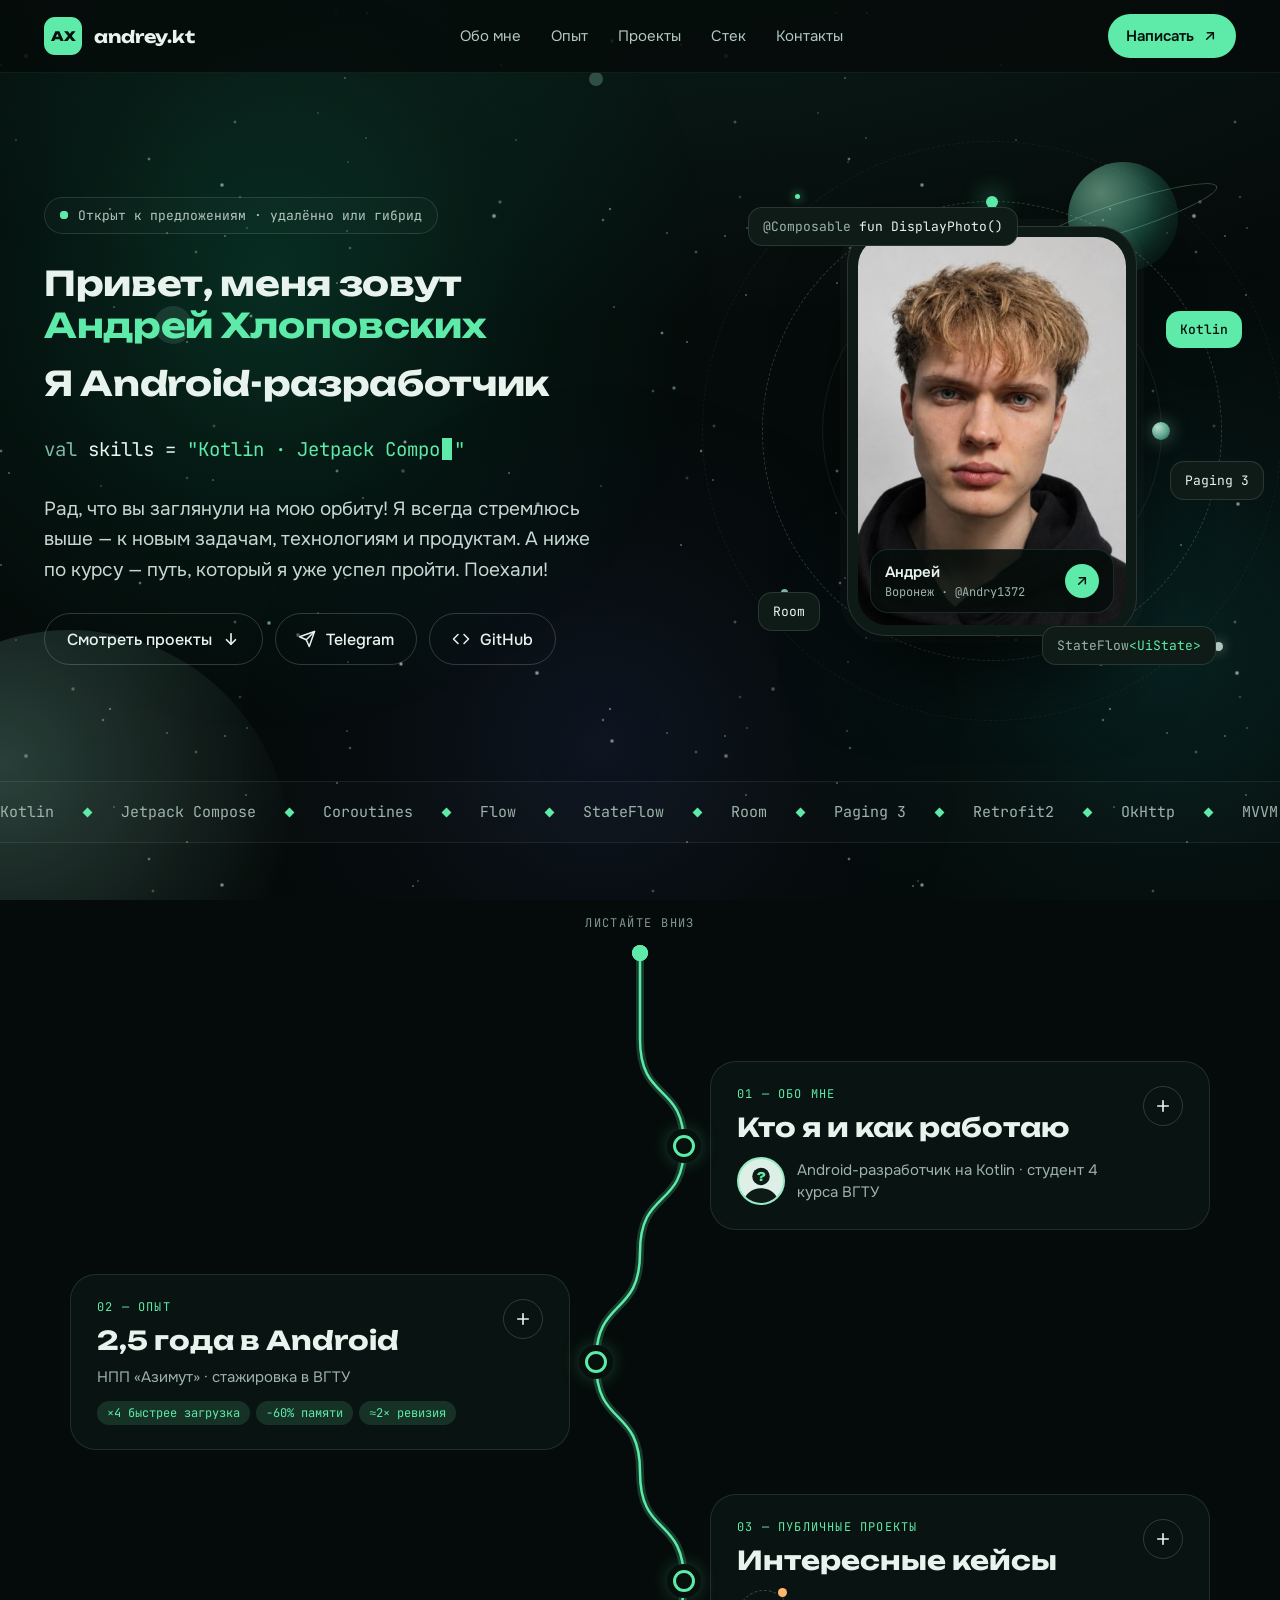
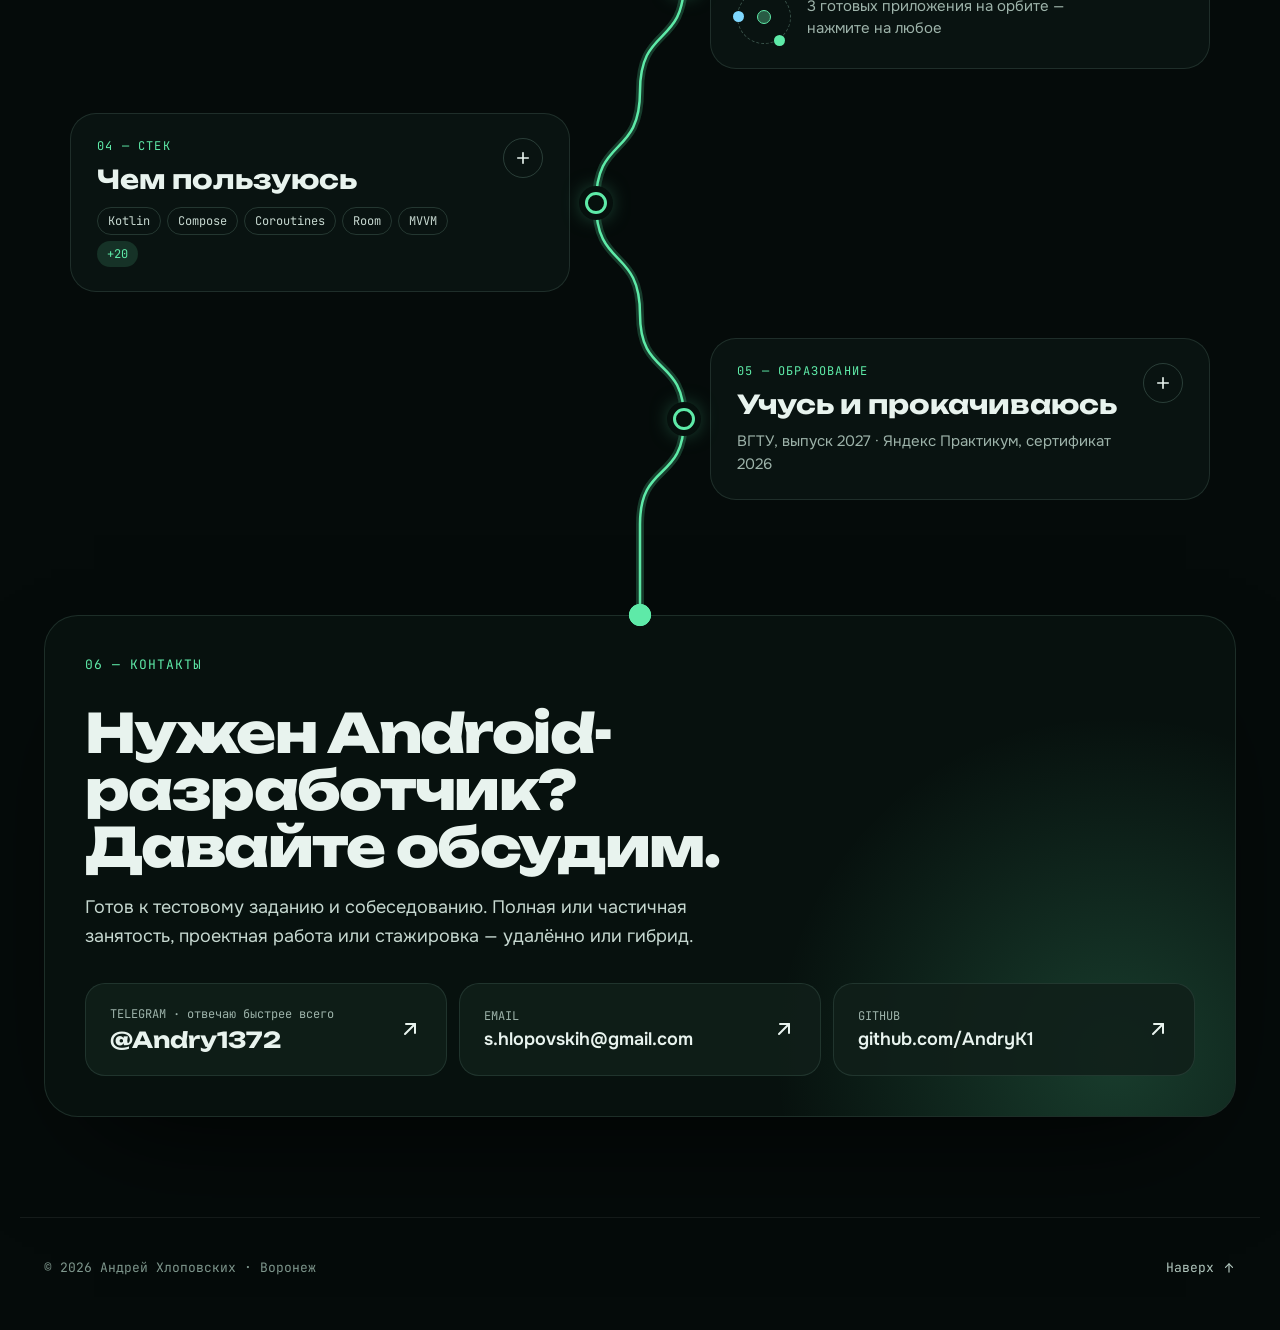
<file: index.html>
<!doctype html>
<html lang="ru">
<head>
  <meta charset="utf-8">
  <meta name="viewport" content="width=device-width, initial-scale=1">
  <title>Андрей Хлоповских — Android-разработчик</title>
  <meta name="description" content="Портфолио Android-разработчика Андрея Хлоповских: Kotlin, Jetpack Compose, Coroutines, Room, MVVM. Опыт, проекты, стек и контакты.">
  <meta name="theme-color" content="#050B0A">

  <!-- адрес сайта и превью ссылки в Telegram, VK и т.д. -->
  <link rel="canonical" href="https://developer-android.ru/">
  <meta property="og:url" content="https://developer-android.ru/">
  <meta property="og:type" content="website">
  <meta property="og:title" content="Андрей Хлоповских — Android-разработчик">
  <meta property="og:description" content="Kotlin, Jetpack Compose, Coroutines, Room, MVVM. Опыт, проекты и контакты.">
  <meta property="og:image" content="https://developer-android.ru/images/andrey.jpg">
  <meta property="og:locale" content="ru_RU">

  <!-- данные для поисковиков: кто это и где связаться (на странице не отображается) -->
  <script type="application/ld+json">
  {
    "@context": "https://schema.org",
    "@type": "Person",
    "name": "Андрей Хлоповских",
    "alternateName": "Andrey Khlopovskikh",
    "jobTitle": "Android-разработчик",
    "url": "https://developer-android.ru/",
    "image": "https://developer-android.ru/images/andrey.jpg",
    "email": "mailto:s.hlopovskih@gmail.com",
    "address": { "@type": "PostalAddress", "addressLocality": "Воронеж", "addressCountry": "RU" },
    "sameAs": ["https://github.com/AndryK1", "https://t.me/Andry1372"],
    "knowsAbout": ["Kotlin", "Android", "Jetpack Compose", "Coroutines", "Room", "Retrofit", "MVVM", "Clean Architecture"]
  }
  </script>

  <link rel="icon" href="favicon.svg" type="image/svg+xml">

  <!-- шрифты лежат в папке fonts/, из интернета ничего не грузится -->
  <link rel="stylesheet" href="css/fonts.css">

  <link rel="preload" as="image" href="images/andrey.jpg" fetchpriority="high">
  <link rel="stylesheet" href="css/style.css">

  <script src="js/data.js" defer></script>
  <script src="js/main.js" defer></script>
</head>
<body>
<div class="page" id="page">

  <!-- ===================== ФОН «КОСМОС» ===================== -->
  <div class="space" aria-hidden="true">
    <div class="nebula nebula--1"></div>
    <div class="nebula nebula--2"></div>
    <div class="nebula nebula--3"></div>

    <!-- картинки звёзд и мерцающие звёзды добавляет main.js -->
    <div class="stars stars--a" data-stars="a"></div>
    <div class="stars stars--b" data-stars="b"></div>
    <div class="stars stars--c" data-stars="c"></div>
    <div class="twinkles" id="twinkles"></div>

    <div class="planets">
      <div class="float-slow planet--big"></div>
      <div class="float-slow planet--ringed">
        <div class="planet__body"></div>
        <div class="planet__ring"></div>
      </div>
      <div class="float-slow planet--dot1"></div>
      <div class="float-slow planet--dot2"></div>
      <div class="float-slow planet--dot3"></div>
    </div>

    <span class="shoot shoot--1"></span>
    <span class="shoot shoot--2"></span>
    <span class="shoot shoot--3"></span>
  </div>

  <div class="content">

    <!-- ===================== ШАПКА ===================== -->
    <header class="site-header">
      <nav class="nav">
        <a href="#top" class="logo disp">
          <span class="logo__mark">АХ</span>
          <span>andrey.kt</span>
        </a>
        <div class="nav__links hide-sm">
          <a class="navlink" href="#about" data-open-section="about">Обо мне</a>
          <a class="navlink" href="#exp" data-open-section="exp">Опыт</a>
          <a class="navlink" href="#projects" data-open-section="projects">Проекты</a>
          <a class="navlink" href="#stack" data-open-section="stack">Стек</a>
          <a class="navlink" href="#contact">Контакты</a>
        </div>
        <a class="btn nav__cta" href="https://t.me/Andry1372" target="_blank" rel="noopener noreferrer">
          Написать
          <svg width="16" height="16" viewBox="0 0 24 24" fill="none" stroke="currentColor" stroke-width="2.2" stroke-linecap="round" stroke-linejoin="round" aria-hidden="true"><path d="M7 17L17 7"/><path d="M8 7h9v9"/></svg>
        </a>
      </nav>
    </header>

    <!-- ===================== HERO ===================== -->
    <section id="top" class="hero">
      <div class="hero__text">
        <div class="status fu mono" style="--d: .05s">
          <span class="status__dot pulse"></span>
          <span>Открыт к предложениям · удалённо или гибрид</span>
        </div>

        <div class="hero__titles">
          <h1 class="hero__title disp">
            <span class="ln"><span style="--d: .15s">Привет, меня зовут <span class="accent">Андрей Хлоповских</span></span></span>
          </h1>
          <p class="hero__title disp fu" style="--d: .4s">Я Android-разработчик</p>
        </div>

        <div class="hero__type-wrap">
          <div class="type-line fu mono" style="--d: .7s">
            <span class="type-line__kw" aria-hidden="true">val&nbsp;</span>
            <span aria-hidden="true">skills =&nbsp;</span>
            <span class="type-line__value" aria-hidden="true">"<span class="type-line__text" id="typewriter"></span><span class="caret"></span>"</span>
            <span class="sr-only">Навыки: Kotlin, Jetpack Compose, Coroutines, Flow, Room, Paging 3, Retrofit, OkHttp, MVVM, Clean Architecture, Koin, Dagger 2</span>
          </div>
        </div>

        <p class="hero__lead fu" style="--d: .85s">Рад, что вы заглянули на мою орбиту! Я всегда стремлюсь выше — к новым задачам, технологиям и продуктам. А ниже по курсу — путь, который я уже успел пройти. Поехали!</p>

        <div class="hero__actions fu" style="--d: 1s">
          <a class="btn btn-glow btn-pill" href="#projects" data-open-section="projects">
            Смотреть проекты
            <svg width="18" height="18" viewBox="0 0 24 24" fill="none" stroke="currentColor" stroke-width="2.2" stroke-linecap="round" stroke-linejoin="round" aria-hidden="true"><path d="M12 5v14"/><path d="M6 13l6 6 6-6"/></svg>
          </a>
          <a class="btn btn-glow btn-pill" href="https://t.me/Andry1372" target="_blank" rel="noopener noreferrer">
            <svg width="18" height="18" viewBox="0 0 24 24" fill="none" stroke="currentColor" stroke-width="2" stroke-linecap="round" stroke-linejoin="round" aria-hidden="true"><path d="M22 2L11 13"/><path d="M22 2l-7 20-4-9-9-4 20-7z"/></svg>
            Telegram
          </a>
          <a class="btn btn-glow btn-pill" href="https://github.com/AndryK1" target="_blank" rel="noopener noreferrer">
            <svg width="18" height="18" viewBox="0 0 24 24" fill="none" stroke="currentColor" stroke-width="2" stroke-linecap="round" stroke-linejoin="round" aria-hidden="true"><path d="M8 6l-6 6 6 6"/><path d="M16 6l6 6-6 6"/></svg>
            GitHub
          </a>
        </div>
      </div>

      <div class="hero__visual" data-pause-offscreen>
        <div class="hero-ring hero-ring--mid spin" aria-hidden="true">
          <span class="sat sat--1"></span>
          <span class="sat sat--2"></span>
        </div>
        <div class="hero-ring hero-ring--inner spin-rev" aria-hidden="true">
          <span class="sat sat--3"></span>
        </div>
        <div class="hero-ring hero-ring--outer spin-slow" aria-hidden="true">
          <span class="sat sat--4"></span>
          <span class="sat sat--5"></span>
        </div>

        <!-- 3D-карточка: в покое висит как обычно; мышью или пальцем её можно крутить,
             щелчок или Enter переворачивает (логика — initFlipCard в main.js) -->
        <div class="flip fu" id="photo-flip" style="--d: .4s" tabindex="0" role="button" aria-label="Карточка с фото — нажмите, чтобы перевернуть">
          <div class="flip__card">
            <div class="flip__face photo-card">
              <img class="photo-card__img" src="images/andrey.jpg" alt="Андрей Хлоповских" width="270" height="390" draggable="false" fetchpriority="high" decoding="async">
              <div class="photo-card__badge">
                <div class="photo-card__who">
                  <span class="photo-card__name">Андрей</span>
                  <span class="photo-card__meta mono">Воронеж · @Andry1372</span>
                </div>
                <span class="photo-card__icon">
                  <svg width="16" height="16" viewBox="0 0 24 24" fill="none" stroke="currentColor" stroke-width="2.2" stroke-linecap="round" stroke-linejoin="round" aria-hidden="true"><path d="M7 17L17 7"/><path d="M8 7h9v9"/></svg>
                </span>
              </div>
              <span class="flip__glare" aria-hidden="true"></span>
            </div>
            <div class="flip__face flip__back" aria-hidden="true">
              <div class="flip-back__top">
                <span class="flip-back__file mono">Andrey.kt</span>
              </div>
              <pre class="flip-back__code mono"><span class="k">object</span> <span class="t">Andrey</span> : <span class="t">Developer</span> {
  <span class="k">val</span> city = <span class="s">"Воронеж"</span>
  <span class="k">val</span> role = <span class="s">"Android"</span>
  <span class="k">val</span> experience = <span class="s">"2,5 года"</span>
  <span class="k">val</span> stack = listOf(
    <span class="s">"Kotlin"</span>, <span class="s">"Compose"</span>,
    <span class="s">"Coroutines"</span>, <span class="s">"Room"</span>
  )
}</pre>
              <span class="flip__glare" aria-hidden="true"></span>
            </div>
          </div>
        </div>

        <div class="code-tag code-tag--fn bob mono hide-sm" style="--d: 0s"><span class="code-tag__muted">@Composable</span> fun DisplayPhoto()</div>
        <div class="code-tag code-tag--kotlin bob mono hide-sm" style="--d: -1.8s">Kotlin</div>
        <div class="code-tag code-tag--room bob mono hide-sm" style="--d: -3.2s">Room</div>
        <div class="code-tag code-tag--paging bob mono hide-sm" style="--d: -2.4s">Paging 3</div>
        <div class="code-tag code-tag--flow bob mono hide-sm" style="--d: -4.4s">StateFlow<span class="accent">&lt;UiState&gt;</span></div>
      </div>
    </section>

    <!-- бегущая строка со стеком (пункты добавляет main.js) -->
    <div class="marquee-band" aria-hidden="true">
      <div class="marquee mono" id="marquee" data-pause-offscreen></div>
    </div>

    <!-- ===================== ПУТЬ ПО РАЗДЕЛАМ ===================== -->
    <main class="journey" id="journey">

      <!-- вся дорожка — одна SVG-кривая: от точки к точке без склеек;
           main.js строит её по реальному положению точек и перестраивает при изменении размеров -->
      <svg class="jr-path" id="journey-path" aria-hidden="true">
        <defs>
          <mask id="jr-grow" maskUnits="userSpaceOnUse" x="-100" y="-100" width="10000" height="100000">
            <rect x="-100" y="-100" width="10000" height="100000" fill="#fff"/>
            <rect class="jr-curtain" x="0" y="0" width="0" height="0" fill="#000"/>
          </mask>
        </defs>
      </svg>

      <div class="jr-cap" aria-hidden="true">
        <div class="jr-capcell">
          <span class="jr-cap__label mono">ЛИСТАЙТЕ ВНИЗ</span>
          <span class="jr-startdot pulse"></span>
          <span class="jr-startline"></span>
        </div>
      </div>

      <!-- ===================== 01 ОБО МНЕ ===================== -->
      <section id="about" class="jr jr--right">
        <div class="jr-row">
          <div class="jr-track" aria-hidden="true">
            <span class="jr-dot"></span>
          </div>
          <div class="jr-card">
            <button class="jr-head" aria-expanded="false" aria-controls="panel-about" data-toggle-section>
              <span class="jr-head__body">
                <span class="jr-head__kicker mono">01 — ОБО МНЕ</span>
                <span class="jr-head__title disp">Кто я и как работаю</span>
                <span class="jr-head__meta">
                  <span class="avatar-q" aria-hidden="true">
                    <svg viewBox="0 0 48 48"><circle cx="24" cy="19" r="9.5" fill="#0D1A16"/><path d="M5 50c0-11 8.5-18 19-18s19 7 19 18z" fill="#0D1A16"/><text x="24" y="24" text-anchor="middle" font-size="13" font-weight="800">?</text></svg>
                  </span>
                  <span class="jr-head__sub">Android-разработчик на Kotlin · студент 4 курса ВГТУ</span>
                </span>
              </span>
              <span class="jr-plus"><svg width="18" height="18" viewBox="0 0 24 24" fill="none" stroke="currentColor" stroke-width="2.2" stroke-linecap="round" aria-hidden="true"><path d="M12 5v14"/><path d="M5 12h14"/></svg></span>
            </button>
          </div>
        </div>

        <div class="jr-collapse">
          <div class="jr-collapse__inner">
            <div class="jr-body">
              <div id="panel-about" class="jr-panel">
                <div class="panel-stack panel-stack--loose">
                  <div class="panel-head">
                    <span class="panel-head__label mono">01 — ОБО МНЕ</span>
                    <button class="round-btn" aria-label="Свернуть раздел" data-toggle-section><svg width="18" height="18" viewBox="0 0 24 24" fill="none" stroke="currentColor" stroke-width="2" stroke-linecap="round" aria-hidden="true"><path d="M6 6l12 12"/><path d="M18 6L6 18"/></svg></button>
                  </div>

                  <div class="about-intro">
                    <h2 class="about-intro__title disp">Мне важно не просто закрыть задачу, а повлиять на продукт.</h2>
                    <div class="about-intro__text">
                      <p>Android-разработчик на Kotlin с опытом в продуктовой разработке. Студент 4 курса ВГТУ — совмещаю учёбу с работой над проектами, которыми сам пользуюсь в жизни. В мобильную разработку пришёл после экспериментов с геймдевом и фронтендом.</p>
                    </div>
                  </div>

                  <div class="about-grid">
                    <div class="about-card lift trace" data-tv="0">
                      <span class="about-card__kicker mono">→ продукт</span>
                      <h3 class="about-card__title disp">Вникаю в суть задачи</h3>
                      <p class="about-card__text">Если в задаче есть неясности — уточняю детали у аналитика, а когда вижу технически более удачное решение, предлагаю его. Так команда экономит время на переделках.</p>
                      <div class="about-card__tags">
                        <span class="icon-tag"><svg width="14" height="14" viewBox="0 0 24 24" fill="none" stroke="currentColor" stroke-width="2" stroke-linecap="round" stroke-linejoin="round" aria-hidden="true"><path d="M21 12a8 8 0 0 1-11.6 7.1L4 20l1-4.6A8 8 0 1 1 21 12z"/></svg>обсуждение задач</span>
                        <span class="icon-tag"><svg width="14" height="14" viewBox="0 0 24 24" fill="none" stroke="currentColor" stroke-width="2" stroke-linecap="round" stroke-linejoin="round" aria-hidden="true"><path d="M9 18h6"/><path d="M10 21h4"/><path d="M12 3a6 6 0 0 0-3.5 10.9c.6.5 1 1.2 1 2.1h5c0-.9.4-1.6 1-2.1A6 6 0 0 0 12 3z"/></svg>инициативы</span>
                      </div>
                    </div>
                    <div class="about-card lift trace" data-tv="2">
                      <span class="about-card__kicker mono">→ скорость</span>
                      <h3 class="about-card__title disp">Думаю о памяти и сети</h3>
                      <p class="about-card__text">Пагинация, кэш, офлайн-сценарии — закладываю их заранее, особенно для корпоративных устройств среднего сегмента.</p>
                      <div class="about-card__tags">
                        <span class="icon-tag"><svg width="14" height="14" viewBox="0 0 24 24" fill="none" stroke="currentColor" stroke-width="2" stroke-linecap="round" stroke-linejoin="round" aria-hidden="true"><path d="M13 2L4 14h7l-1 8 9-12h-7z"/></svg>пагинация</span>
                        <span class="icon-tag"><svg width="14" height="14" viewBox="0 0 24 24" fill="none" stroke="currentColor" stroke-width="2" stroke-linecap="round" stroke-linejoin="round" aria-hidden="true"><ellipse cx="12" cy="5.5" rx="7" ry="2.5"/><path d="M5 5.5v13c0 1.4 3.1 2.5 7 2.5s7-1.1 7-2.5v-13"/></svg>кэш</span>
                        <span class="icon-tag"><svg width="14" height="14" viewBox="0 0 24 24" fill="none" stroke="currentColor" stroke-width="2" stroke-linecap="round" stroke-linejoin="round" aria-hidden="true"><path d="M2 2l20 20"/><path d="M8.5 16.5a5 5 0 0 1 7 0"/><path d="M5 12.9a10 10 0 0 1 5.2-2.8"/><path d="M19 12.9a10 10 0 0 0-2.4-1.7"/><path d="M12 20h.01"/></svg>офлайн</span>
                      </div>
                    </div>
                    <div class="about-card lift trace" data-tv="1">
                      <span class="about-card__kicker mono">→ качество</span>
                      <h3 class="about-card__title disp">Ревью по существу</h3>
                      <p class="about-card__text">На код-ревью ищу не только стиль, а реальные дефекты: утечки, логические ошибки, проблемы с сетевым слоем.</p>
                      <div class="about-card__tags">
                        <span class="icon-tag"><svg width="14" height="14" viewBox="0 0 24 24" fill="none" stroke="currentColor" stroke-width="2" stroke-linecap="round" stroke-linejoin="round" aria-hidden="true"><circle cx="11" cy="11" r="7"/><path d="M20 20l-3.5-3.5"/></svg>код-ревью</span>
                        <span class="icon-tag"><svg width="14" height="14" viewBox="0 0 24 24" fill="none" stroke="currentColor" stroke-width="2" stroke-linecap="round" stroke-linejoin="round" aria-hidden="true"><rect x="8" y="6" width="8" height="14" rx="4"/><path d="M12 10v10"/><path d="M4 13h4M16 13h4M5 7l3 2M19 7l-3 2M5 19l3-2M19 19l-3-2"/></svg>поиск багов</span>
                      </div>
                    </div>
                    <div class="about-card lift trace" data-tv="4">
                      <span class="about-card__kicker mono">→ вне кода</span>
                      <h3 class="about-card__title disp">О себе</h3>
                      <p class="about-card__text">В свободное от работы время люблю заниматься спортом, собираться со знакомыми или выбираться на природу. Когда ничего из этого не выходит — смотрю сериалы или играю в видеоигры.</p>
                      <div class="about-card__tags">
                        <span class="icon-tag"><svg width="14" height="14" viewBox="0 0 24 24" fill="none" stroke="currentColor" stroke-width="2" stroke-linecap="round" stroke-linejoin="round" aria-hidden="true"><path d="M6 7v10M18 7v10M3 9v6M21 9v6M6 12h12"/></svg>спорт</span>
                        <span class="icon-tag"><svg width="14" height="14" viewBox="0 0 24 24" fill="none" stroke="currentColor" stroke-width="2" stroke-linecap="round" stroke-linejoin="round" aria-hidden="true"><circle cx="9" cy="8" r="3.2"/><path d="M3 20c0-3.3 2.7-6 6-6s6 2.7 6 6"/><path d="M16 4.8a3.2 3.2 0 0 1 0 6.4"/><path d="M18 14.3c1.8.8 3 2.6 3 5.7"/></svg>друзья</span>
                        <span class="icon-tag"><svg width="14" height="14" viewBox="0 0 24 24" fill="none" stroke="currentColor" stroke-width="2" stroke-linecap="round" stroke-linejoin="round" aria-hidden="true"><path d="M3 20l6-10 4 6 3-4 5 8z"/></svg>природа</span>
                        <span class="icon-tag"><svg width="14" height="14" viewBox="0 0 24 24" fill="none" stroke="currentColor" stroke-width="2" stroke-linecap="round" stroke-linejoin="round" aria-hidden="true"><rect x="3" y="6" width="18" height="12" rx="2"/><path d="M8 21h8"/><path d="M9 2l3 4 3-4"/></svg>сериалы</span>
                        <span class="icon-tag"><svg width="14" height="14" viewBox="0 0 24 24" fill="none" stroke="currentColor" stroke-width="2" stroke-linecap="round" stroke-linejoin="round" aria-hidden="true"><path d="M7 9h10a4 4 0 0 1 4 4v1a3 3 0 0 1-5.3 1.9L14.5 15h-5l-1.2.9A3 3 0 0 1 3 14v-1a4 4 0 0 1 4-4z"/><path d="M8 11v3M6.5 12.5h3"/></svg>игры</span>
                      </div>
                    </div>
                  </div>
                </div>
              </div>
            </div>
          </div>
        </div>
      </section>

      <!-- ===================== 02 ОПЫТ ===================== -->
      <section id="exp" class="jr jr--left">
        <div class="jr-row">
          <div class="jr-track" aria-hidden="true">
            <span class="jr-dot"></span>
          </div>
          <div class="jr-card">
            <button class="jr-head" aria-expanded="false" aria-controls="panel-exp" data-toggle-section>
              <span class="jr-head__body">
                <span class="jr-head__kicker mono">02 — ОПЫТ</span>
                <span class="jr-head__title disp">2,5 года в Android</span>
                <span class="jr-head__sub">НПП «Азимут» · стажировка в ВГТУ</span>
                <span class="tag-row">
                  <span class="tag tag--accent mono">×4 быстрее загрузка</span>
                  <span class="tag tag--accent mono">−60% памяти</span>
                  <span class="tag tag--accent mono">≈2× ревизия</span>
                </span>
              </span>
              <span class="jr-plus"><svg width="18" height="18" viewBox="0 0 24 24" fill="none" stroke="currentColor" stroke-width="2.2" stroke-linecap="round" aria-hidden="true"><path d="M12 5v14"/><path d="M5 12h14"/></svg></span>
            </button>
          </div>
        </div>

        <div class="jr-collapse">
          <div class="jr-collapse__inner">
            <div class="jr-body">
              <div id="panel-exp" class="jr-panel">
                <div class="panel-stack">
                  <div class="panel-head">
                    <span class="panel-head__label mono">02 — ОПЫТ</span>
                    <button class="round-btn" aria-label="Свернуть раздел" data-toggle-section><svg width="18" height="18" viewBox="0 0 24 24" fill="none" stroke="currentColor" stroke-width="2" stroke-linecap="round" aria-hidden="true"><path d="M6 6l12 12"/><path d="M18 6L6 18"/></svg></button>
                  </div>

                  <article class="job">
                    <div class="job__when">
                      <span class="job__dates mono">фев 2024 — мар 2026</span>
                      <span class="job__place mono">2 года 2 месяца · Воронеж</span>
                    </div>
                    <div class="job__main">
                      <div class="job__head">
                        <h3 class="job__company disp">ООО НПП «Азимут»</h3>
                        <span class="job__role">Android-разработчик · корпоративное приложение складского учёта, 4 ключевых экрана</span>
                      </div>
                      <div class="metrics">
                        <div class="metric">
                          <span class="metric__value disp">×4</span>
                          <span class="metric__label">сократил время загрузки экрана: с 4–5 c до менее чем 1 c</span>
                        </div>
                        <div class="metric">
                          <span class="metric__value disp">−60%</span>
                          <span class="metric__label">потребление памяти на устройстве</span>
                        </div>
                        <div class="metric">
                          <span class="metric__value disp">≈2×</span>
                          <span class="metric__label">быстрее еженедельная ревизия — по словам пользователей</span>
                        </div>
                      </div>
                      <div class="points tv-cycle">
                        <div class="point lift trace">
                          <span class="point__label mono">СКЛАД</span>
                          <p class="point__text">Список оборудования с поиском по названию, артикулу и производителю, фильтрами по категориям и статусами остатков. Весь UI — Compose, состояние через ViewModel + StateFlow по MVVM.</p>
                        </div>
                        <div class="point lift trace">
                          <span class="point__label mono">ПАГИНАЦИЯ</span>
                          <p class="point__text">Paging 3 (PagingSource + RemoteMediator): категории на 300+ позиций грузятся порциями по 20 вместо всего списка разом.</p>
                        </div>
                        <div class="point lift trace">
                          <span class="point__label mono">ОФЛАЙН И СЕТЬ</span>
                          <p class="point__text">Retrofit2 + OkHttp-интерцепторы, Room-кэш карточек как источник для RemoteMediator — работает на нестабильном складском Wi‑Fi без потери данных.</p>
                        </div>
                        <div class="point lift trace">
                          <span class="point__label mono">ДАШБОРД</span>
                          <p class="point__text">Сам предложил график «Оборудование по категориям», согласовал требования с аналитиком и сделал bar-chart на Compose.</p>
                        </div>
                      </div>
                      <div class="chips">
                        <span class="chip mono">Kotlin</span>
                        <span class="chip mono">Jetpack Compose</span>
                        <span class="chip mono">Retrofit2</span>
                        <span class="chip mono">OkHttp</span>
                        <span class="chip mono">Room</span>
                        <span class="chip mono">Paging 3</span>
                        <span class="chip mono">Coroutines</span>
                        <span class="chip mono">Flow · StateFlow</span>
                        <span class="chip mono">MVVM</span>
                        <span class="chip mono">Navigation Compose</span>
                        <span class="chip mono">Material3</span>
                      </div>
                    </div>
                  </article>

                  <article class="job">
                    <div class="job__when">
                      <span class="job__dates mono">окт 2023 — фев 2024</span>
                      <span class="job__place mono">5 месяцев · Воронеж</span>
                    </div>
                    <div class="job__main">
                      <div class="job__head">
                        <h3 class="job__company disp">ВГТУ</h3>
                        <span class="job__role">Стажировка — мобильная разработка (Android) · команда из 4 человек</span>
                      </div>
                      <div class="points points--narrow tv-cycle">
                        <div class="point lift trace">
                          <span class="point__label mono">ИЗБРАННОЕ</span>
                          <p class="point__text">Экран на Compose с постраничной загрузкой через Paging: никаких подвисаний при росте списка.</p>
                        </div>
                        <div class="point lift trace">
                          <span class="point__label mono">ФИЛЬТРЫ</span>
                          <p class="point__text">Состояние фильтров в ViewModel, реактивное обновление списка через StateFlow без перезагрузки экрана.</p>
                        </div>
                        <div class="point lift trace">
                          <span class="point__label mono">КОД-РЕВЬЮ</span>
                          <p class="point__text">Нашёл два дефекта до мёрджа: расхождение с макетом в Figma и забытый мок-интерцептор OkHttp, блокировавший запросы к серверу.</p>
                        </div>
                      </div>
                      <div class="chips">
                        <span class="chip mono">Kotlin</span>
                        <span class="chip mono">Jetpack Compose</span>
                        <span class="chip mono">Koin</span>
                        <span class="chip mono">Retrofit</span>
                        <span class="chip mono">Coroutines</span>
                        <span class="chip mono">StateFlow</span>
                        <span class="chip mono">MVVM</span>
                        <span class="chip mono">Git</span>
                      </div>
                    </div>
                  </article>
                </div>
              </div>
            </div>
          </div>
        </div>
      </section>

      <!-- ===================== 03 ПУБЛИЧНЫЕ ПРОЕКТЫ ===================== -->
      <section id="projects" class="jr jr--right">
        <div class="jr-row">
          <div class="jr-track" aria-hidden="true">
            <span class="jr-dot"></span>
          </div>
          <div class="jr-card">
            <button class="jr-head" aria-expanded="false" aria-controls="panel-projects" data-toggle-section>
              <span class="jr-head__body">
                <span class="jr-head__kicker mono">03 — ПУБЛИЧНЫЕ ПРОЕКТЫ</span>
                <span class="jr-head__title disp">Интересные кейсы</span>
                <span class="jr-head__meta jr-head__meta--wide">
                  <span class="mini-orbit" aria-hidden="true">
                    <span class="mini-orbit__core"></span>
                    <span class="mini-orbit__p1"></span>
                    <span class="mini-orbit__p2"></span>
                    <span class="mini-orbit__p3"></span>
                  </span>
                  <span class="jr-head__sub">3 готовых приложения на орбите — нажмите на любое</span>
                </span>
              </span>
              <span class="jr-plus"><svg width="18" height="18" viewBox="0 0 24 24" fill="none" stroke="currentColor" stroke-width="2.2" stroke-linecap="round" aria-hidden="true"><path d="M12 5v14"/><path d="M5 12h14"/></svg></span>
            </button>
          </div>
        </div>

        <div class="jr-collapse">
          <div class="jr-collapse__inner">
            <div class="jr-body">
              <div id="panel-projects" class="jr-panel jr-panel--clip">
                <div class="projects-body">
                  <div class="panel-head panel-head--wrap">
                    <span class="panel-head__label mono">03 — ПУБЛИЧНЫЕ ПРОЕКТЫ</span>
                    <div class="panel-head__side">
                      <span class="panel-head__hint mono hide-sm">нажмите на иконку, чтобы открыть описание</span>
                      <button class="round-btn" aria-label="Свернуть раздел" data-toggle-section><svg width="18" height="18" viewBox="0 0 24 24" fill="none" stroke="currentColor" stroke-width="2" stroke-linecap="round" aria-hidden="true"><path d="M6 6l12 12"/><path d="M18 6L6 18"/></svg></button>
                    </div>
                  </div>

                  <div class="orbit-wrap">
                    <div class="orbit" id="orbit">
                      <span class="orbit-path orbit-path--inner" aria-hidden="true"></span>
                      <span class="orbit-path orbit-path--outer" aria-hidden="true"></span>
                      <div class="orbit-core">
                        <span class="orbit-core__text">Выберите приложение, о котором хотите узнать больше</span>
                      </div>
                      <!-- кольца с иконками приложений строит main.js из js/data.js -->
                    </div>
                  </div>

                  <!-- сюда main.js вставляет карточку выбранного проекта -->
                  <div id="project-slot" class="slot"></div>
                </div>
              </div>
            </div>
          </div>
        </div>
      </section>

      <!-- ===================== 04 СТЕК ===================== -->
      <section id="stack" class="jr jr--left">
        <div class="jr-row">
          <div class="jr-track" aria-hidden="true">
            <span class="jr-dot"></span>
          </div>
          <div class="jr-card">
            <button class="jr-head" aria-expanded="false" aria-controls="panel-stack" data-toggle-section>
              <span class="jr-head__body">
                <span class="jr-head__kicker mono">04 — СТЕК</span>
                <span class="jr-head__title disp">Чем пользуюсь</span>
                <span class="tag-row">
                  <span class="tag mono">Kotlin</span>
                  <span class="tag mono">Compose</span>
                  <span class="tag mono">Coroutines</span>
                  <span class="tag mono">Room</span>
                  <span class="tag mono">MVVM</span>
                  <span class="tag tag--more mono">+20</span>
                </span>
              </span>
              <span class="jr-plus"><svg width="18" height="18" viewBox="0 0 24 24" fill="none" stroke="currentColor" stroke-width="2.2" stroke-linecap="round" aria-hidden="true"><path d="M12 5v14"/><path d="M5 12h14"/></svg></span>
            </button>
          </div>
        </div>

        <div class="jr-collapse">
          <div class="jr-collapse__inner">
            <div class="jr-body">
              <div id="panel-stack" class="jr-panel">
                <div class="panel-stack">
                  <div class="panel-head">
                    <span class="panel-head__label mono">04 — СТЕК</span>
                    <button class="round-btn" aria-label="Свернуть раздел" data-toggle-section><svg width="18" height="18" viewBox="0 0 24 24" fill="none" stroke="currentColor" stroke-width="2" stroke-linecap="round" aria-hidden="true"><path d="M6 6l12 12"/><path d="M18 6L6 18"/></svg></button>
                  </div>

                  <div class="stack-grid tv-cycle">
                    <div class="stack-card lift trace">
                      <div class="stack-card__head">
                        <span class="stack-card__icon" aria-hidden="true"><svg width="22" height="22" viewBox="0 0 24 24" fill="none" stroke="currentColor" stroke-width="1.8" stroke-linecap="round" stroke-linejoin="round"><path d="M9 4c-2 0-3 1-3 3v2c0 1.5-1 2.5-2 3 1 .5 2 1.5 2 3v2c0 2 1 3 3 3"/><path d="M15 4c2 0 3 1 3 3v2c0 1.5 1 2.5 2 3-1 .5-2 1.5-2 3v2c0 2-1 3-3 3"/></svg></span>
                        <div class="stack-card__titles"><h3 class="stack-card__title disp">Язык</h3><span class="stack-card__sub">на чём пишу</span></div>
                      </div>
                      <div class="chips">
                        <span class="chip chip--accent mono">Kotlin</span>
                        <span class="chip chip--accent mono">Java</span>
                      </div>
                    </div>
                    <div class="stack-card lift trace">
                      <div class="stack-card__head">
                        <span class="stack-card__icon" aria-hidden="true"><svg width="22" height="22" viewBox="0 0 24 24" fill="none" stroke="currentColor" stroke-width="1.8" stroke-linecap="round" stroke-linejoin="round"><rect x="6" y="2.5" width="12" height="19" rx="2.5"/><path d="M6 7h12"/><path d="M10 18.5h4"/></svg></span>
                        <div class="stack-card__titles"><h3 class="stack-card__title disp">Интерфейс</h3><span class="stack-card__sub">чем собираю экраны</span></div>
                      </div>
                      <div class="chips">
                        <span class="chip chip--accent mono">Jetpack Compose</span>
                        <span class="chip chip--accent mono">Material3</span>
                        <span class="chip chip--accent mono">Navigation Compose</span>
                        <span class="chip chip--accent mono">XML</span>
                      </div>
                    </div>
                    <div class="stack-card lift trace">
                      <div class="stack-card__head">
                        <span class="stack-card__icon" aria-hidden="true"><svg width="22" height="22" viewBox="0 0 24 24" fill="none" stroke="currentColor" stroke-width="1.8" stroke-linecap="round" stroke-linejoin="round"><path d="M12 3l9 5-9 5-9-5 9-5z"/><path d="M3 13l9 5 9-5"/><path d="M3 17.5l9 5 9-5"/></svg></span>
                        <div class="stack-card__titles"><h3 class="stack-card__title disp">Архитектура</h3><span class="stack-card__sub">как строю приложение</span></div>
                      </div>
                      <div class="chips">
                        <span class="chip chip--accent mono">MVVM</span>
                        <span class="chip chip--accent mono">MVP</span>
                        <span class="chip chip--accent mono">Clean Architecture</span>
                        <span class="chip chip--accent mono">SOLID</span>
                      </div>
                    </div>
                    <div class="stack-card lift trace">
                      <div class="stack-card__head">
                        <span class="stack-card__icon" aria-hidden="true"><svg width="22" height="22" viewBox="0 0 24 24" fill="none" stroke="currentColor" stroke-width="1.8" stroke-linecap="round" stroke-linejoin="round"><path d="M4 7h12"/><path d="M13 4l3 3-3 3"/><path d="M20 17H8"/><path d="M11 14l-3 3 3 3"/></svg></span>
                        <div class="stack-card__titles"><h3 class="stack-card__title disp">Асинхронность</h3><span class="stack-card__sub">потоки и реактивность</span></div>
                      </div>
                      <div class="chips">
                        <span class="chip chip--accent mono">Coroutines</span>
                        <span class="chip chip--accent mono">Flow</span>
                        <span class="chip chip--accent mono">StateFlow</span>
                        <span class="chip chip--accent mono">RxJava</span>
                        <span class="chip chip--accent mono">LiveData</span>
                      </div>
                    </div>
                    <div class="stack-card lift trace">
                      <div class="stack-card__head">
                        <span class="stack-card__icon" aria-hidden="true"><svg width="22" height="22" viewBox="0 0 24 24" fill="none" stroke="currentColor" stroke-width="1.8" stroke-linecap="round" stroke-linejoin="round"><ellipse cx="12" cy="5.5" rx="7" ry="2.5"/><path d="M5 5.5v13c0 1.4 3.1 2.5 7 2.5s7-1.1 7-2.5v-13"/><path d="M5 12c0 1.4 3.1 2.5 7 2.5s7-1.1 7-2.5"/></svg></span>
                        <div class="stack-card__titles"><h3 class="stack-card__title disp">Данные и сеть</h3><span class="stack-card__sub">откуда берутся данные</span></div>
                      </div>
                      <div class="chips">
                        <span class="chip chip--accent mono">Retrofit2</span>
                        <span class="chip chip--accent mono">OkHttp</span>
                        <span class="chip chip--accent mono">Room</span>
                        <span class="chip chip--accent mono">Paging 3</span>
                        <span class="chip chip--accent mono">SQL</span>
                        <span class="chip chip--accent mono">JSON API</span>
                      </div>
                    </div>
                    <div class="stack-card lift trace">
                      <div class="stack-card__head">
                        <span class="stack-card__icon" aria-hidden="true"><svg width="22" height="22" viewBox="0 0 24 24" fill="none" stroke="currentColor" stroke-width="1.8" stroke-linecap="round" stroke-linejoin="round"><path d="M14.7 6.3a4 4 0 0 0-5.4 5.2L3 17.8V21h3.2l6.3-6.3a4 4 0 0 0 5.2-5.4l-2.6 2.6-2.4-.6-.6-2.4z"/></svg></span>
                        <div class="stack-card__titles"><h3 class="stack-card__title disp">DI и инструменты</h3><span class="stack-card__sub">сборка и порядок в коде</span></div>
                      </div>
                      <div class="chips">
                        <span class="chip chip--accent mono">Koin</span>
                        <span class="chip chip--accent mono">Dagger 2</span>
                        <span class="chip chip--accent mono">Android SDK</span>
                        <span class="chip chip--accent mono">Git</span>
                        <span class="chip chip--accent mono">GitLab</span>
                      </div>
                    </div>
                  </div>
                </div>
              </div>
            </div>
          </div>
        </div>
      </section>

      <!-- ===================== 05 ОБРАЗОВАНИЕ ===================== -->
      <section id="edu" class="jr jr--right">
        <div class="jr-row">
          <div class="jr-track" aria-hidden="true">
            <span class="jr-dot"></span>
          </div>
          <div class="jr-card">
            <button class="jr-head" aria-expanded="false" aria-controls="panel-edu" data-toggle-section>
              <span class="jr-head__body">
                <span class="jr-head__kicker mono">05 — ОБРАЗОВАНИЕ</span>
                <span class="jr-head__title disp">Учусь и прокачиваюсь</span>
                <span class="jr-head__sub">ВГТУ, выпуск 2027 · Яндекс Практикум, сертификат 2026</span>
              </span>
              <span class="jr-plus"><svg width="18" height="18" viewBox="0 0 24 24" fill="none" stroke="currentColor" stroke-width="2.2" stroke-linecap="round" aria-hidden="true"><path d="M12 5v14"/><path d="M5 12h14"/></svg></span>
            </button>
          </div>
        </div>

        <div class="jr-collapse">
          <div class="jr-collapse__inner">
            <div class="jr-body">
              <div id="panel-edu" class="jr-panel">
                <div class="panel-stack">
                  <div class="panel-head">
                    <span class="panel-head__label mono">05 — ОБРАЗОВАНИЕ</span>
                    <button class="round-btn" aria-label="Свернуть раздел" data-toggle-section><svg width="18" height="18" viewBox="0 0 24 24" fill="none" stroke="currentColor" stroke-width="2" stroke-linecap="round" aria-hidden="true"><path d="M6 6l12 12"/><path d="M18 6L6 18"/></svg></button>
                  </div>

                  <div class="edu-grid tv-cycle">
                    <div class="edu-card lift trace">
                      <span class="year year--fill disp">2027</span>
                      <div class="edu-card__body">
                        <h3 class="edu-card__title disp">Воронежский государственный технический университет</h3>
                        <span class="edu-card__sub">Бакалавриат · Информационные технологии в дизайне · сейчас 4 курс</span>
                      </div>
                    </div>
                    <div class="edu-card lift trace">
                      <span class="year year--outline disp">2026</span>
                      <div class="edu-card__body edu-card__body--grow">
                        <h3 class="edu-card__title disp">Android-разработчик расширенный</h3>
                        <span class="edu-card__sub">Яндекс Практикум · 673 академ. часа · авг 2024 — фев 2026</span>
                        <div class="doc-thumbs">
                          <button class="doc-thumb" data-doc="cert" aria-label="Показать сертификат">
                            <img class="doc-thumb__cert" src="images/docs/certificate-thumb.jpg" alt="" loading="lazy" decoding="async" width="150" height="89">
                            <span class="doc-thumb__cap mono">Сертификат</span>
                          </button>
                          <button class="doc-thumb" data-doc="ref" aria-label="Показать справку">
                            <img class="doc-thumb__ref" src="images/docs/reference-thumb.jpg" alt="" loading="lazy" decoding="async" width="63" height="89">
                            <span class="doc-thumb__cap mono">Справка</span>
                          </button>
                        </div>
                      </div>
                    </div>
                  </div>

                  <!-- сюда main.js вставляет просмотр сертификата / справки -->
                  <div id="doc-slot" class="slot"></div>
                </div>
              </div>
            </div>
          </div>
        </div>
      </section>

      <!-- ===================== 06 КОНТАКТЫ (всегда открыт, путь заканчивается здесь) ===================== -->
      <section id="contact" class="jr contact">
        <div class="jr-tail" aria-hidden="true">
          <span class="jr-tail__line"></span>
          <span class="jr-tail__dot pulse"></span>
        </div>
        <div class="jr-panel contact-panel">
          <div class="contact-panel__glow" aria-hidden="true"></div>
          <div class="contact-panel__inner">
            <div class="panel-head">
              <span class="panel-head__label mono">06 — КОНТАКТЫ</span>
            </div>
            <div class="contact__intro">
              <h2 class="contact__title disp">Нужен Android-разработчик? Давайте обсудим.</h2>
              <p class="contact__text">Готов к тестовому заданию и собеседованию. Полная или частичная занятость, проектная работа или стажировка — удалённо или гибрид.</p>
            </div>
            <div class="contact__links">
              <a class="contact-link arrow-link lift" href="https://t.me/Andry1372" target="_blank" rel="noopener noreferrer">
                <span class="contact-link__text">
                  <span class="contact-link__label mono">TELEGRAM · отвечаю быстрее всего</span>
                  <span class="contact-link__value contact-link__value--big disp">@Andry1372</span>
                </span>
                <svg class="arr" width="24" height="24" viewBox="0 0 24 24" fill="none" stroke="currentColor" stroke-width="2" stroke-linecap="round" stroke-linejoin="round" aria-hidden="true"><path d="M7 17L17 7"/><path d="M8 7h9v9"/></svg>
              </a>
              <a class="contact-link arrow-link lift" href="mailto:s.hlopovskih@gmail.com" target="_blank" rel="noopener noreferrer">
                <span class="contact-link__text">
                  <span class="contact-link__label mono">EMAIL</span>
                  <span class="contact-link__value">s.hlopovskih@gmail.com</span>
                </span>
                <svg class="arr" width="24" height="24" viewBox="0 0 24 24" fill="none" stroke="currentColor" stroke-width="2" stroke-linecap="round" stroke-linejoin="round" aria-hidden="true"><path d="M7 17L17 7"/><path d="M8 7h9v9"/></svg>
              </a>
              <a class="contact-link arrow-link lift" href="https://github.com/AndryK1" target="_blank" rel="noopener noreferrer">
                <span class="contact-link__text">
                  <span class="contact-link__label mono">GITHUB</span>
                  <span class="contact-link__value">github.com/AndryK1</span>
                </span>
                <svg class="arr" width="24" height="24" viewBox="0 0 24 24" fill="none" stroke="currentColor" stroke-width="2" stroke-linecap="round" stroke-linejoin="round" aria-hidden="true"><path d="M7 17L17 7"/><path d="M8 7h9v9"/></svg>
              </a>
            </div>
          </div>
        </div>
      </section>
    </main>

    <footer class="footer">
      <span class="footer__copy mono">© 2026 Андрей Хлоповских · Воронеж</span>
      <a class="footer__top navlink mono" href="#top">
        Наверх
        <svg width="14" height="14" viewBox="0 0 24 24" fill="none" stroke="currentColor" stroke-width="2" stroke-linecap="round" stroke-linejoin="round" aria-hidden="true"><path d="M12 19V5"/><path d="M6 11l6-6 6 6"/></svg>
      </a>
    </footer>
  </div>

  <!-- курсор-комета: точки хвоста и «взрывы» добавляет main.js -->
  <div class="cur-layer" id="cursor" aria-hidden="true"></div>
</div>
</body>
</html>
</file>
<file: css/fonts.css>
/*
 * Шрифты лежат в папке fonts/ рядом с сайтом — из интернета ничего не загружается.
 * Это те же файлы, что отдаёт Google Fonts (Unbounded 700/800, Onest 400/500/600,
 * JetBrains Mono 400/500), с теми же наборами символов (unicode-range):
 * браузер скачивает только те части, символы которых реально есть на странице.
 * Лицензия шрифтов — SIL Open Font License 1.1.
 */
/* cyrillic-ext */
@font-face {
  font-family: 'JetBrains Mono';
  font-style: normal;
  font-weight: 400;
  font-display: swap;
  src: url(../fonts/jetbrains-mono-cyrillic-ext.woff2) format('woff2');
  unicode-range: U+0460-052F, U+1C80-1C8A, U+20B4, U+2DE0-2DFF, U+A640-A69F, U+FE2E-FE2F;
}
/* cyrillic */
@font-face {
  font-family: 'JetBrains Mono';
  font-style: normal;
  font-weight: 400;
  font-display: swap;
  src: url(../fonts/jetbrains-mono-cyrillic.woff2) format('woff2');
  unicode-range: U+0301, U+0400-045F, U+0490-0491, U+04B0-04B1, U+2116;
}
/* greek */
@font-face {
  font-family: 'JetBrains Mono';
  font-style: normal;
  font-weight: 400;
  font-display: swap;
  src: url(../fonts/jetbrains-mono-greek.woff2) format('woff2');
  unicode-range: U+0370-0377, U+037A-037F, U+0384-038A, U+038C, U+038E-03A1, U+03A3-03FF;
}
/* vietnamese */
@font-face {
  font-family: 'JetBrains Mono';
  font-style: normal;
  font-weight: 400;
  font-display: swap;
  src: url(../fonts/jetbrains-mono-vietnamese.woff2) format('woff2');
  unicode-range: U+0102-0103, U+0110-0111, U+0128-0129, U+0168-0169, U+01A0-01A1, U+01AF-01B0, U+0300-0301, U+0303-0304, U+0308-0309, U+0323, U+0329, U+1EA0-1EF9, U+20AB;
}
/* latin-ext */
@font-face {
  font-family: 'JetBrains Mono';
  font-style: normal;
  font-weight: 400;
  font-display: swap;
  src: url(../fonts/jetbrains-mono-latin-ext.woff2) format('woff2');
  unicode-range: U+0100-02BA, U+02BD-02C5, U+02C7-02CC, U+02CE-02D7, U+02DD-02FF, U+0304, U+0308, U+0329, U+1D00-1DBF, U+1E00-1E9F, U+1EF2-1EFF, U+2020, U+20A0-20AB, U+20AD-20C4, U+2113, U+2C60-2C7F, U+A720-A7FF;
}
/* latin */
@font-face {
  font-family: 'JetBrains Mono';
  font-style: normal;
  font-weight: 400;
  font-display: swap;
  src: url(../fonts/jetbrains-mono-latin.woff2) format('woff2');
  unicode-range: U+0000-00FF, U+0131, U+0152-0153, U+02BB-02BC, U+02C6, U+02DA, U+02DC, U+0304, U+0308, U+0329, U+2000-206F, U+20AC, U+2122, U+2191, U+2193, U+2212, U+2215, U+FEFF, U+FFFD;
}
/* cyrillic-ext */
@font-face {
  font-family: 'JetBrains Mono';
  font-style: normal;
  font-weight: 500;
  font-display: swap;
  src: url(../fonts/jetbrains-mono-cyrillic-ext.woff2) format('woff2');
  unicode-range: U+0460-052F, U+1C80-1C8A, U+20B4, U+2DE0-2DFF, U+A640-A69F, U+FE2E-FE2F;
}
/* cyrillic */
@font-face {
  font-family: 'JetBrains Mono';
  font-style: normal;
  font-weight: 500;
  font-display: swap;
  src: url(../fonts/jetbrains-mono-cyrillic.woff2) format('woff2');
  unicode-range: U+0301, U+0400-045F, U+0490-0491, U+04B0-04B1, U+2116;
}
/* greek */
@font-face {
  font-family: 'JetBrains Mono';
  font-style: normal;
  font-weight: 500;
  font-display: swap;
  src: url(../fonts/jetbrains-mono-greek.woff2) format('woff2');
  unicode-range: U+0370-0377, U+037A-037F, U+0384-038A, U+038C, U+038E-03A1, U+03A3-03FF;
}
/* vietnamese */
@font-face {
  font-family: 'JetBrains Mono';
  font-style: normal;
  font-weight: 500;
  font-display: swap;
  src: url(../fonts/jetbrains-mono-vietnamese.woff2) format('woff2');
  unicode-range: U+0102-0103, U+0110-0111, U+0128-0129, U+0168-0169, U+01A0-01A1, U+01AF-01B0, U+0300-0301, U+0303-0304, U+0308-0309, U+0323, U+0329, U+1EA0-1EF9, U+20AB;
}
/* latin-ext */
@font-face {
  font-family: 'JetBrains Mono';
  font-style: normal;
  font-weight: 500;
  font-display: swap;
  src: url(../fonts/jetbrains-mono-latin-ext.woff2) format('woff2');
  unicode-range: U+0100-02BA, U+02BD-02C5, U+02C7-02CC, U+02CE-02D7, U+02DD-02FF, U+0304, U+0308, U+0329, U+1D00-1DBF, U+1E00-1E9F, U+1EF2-1EFF, U+2020, U+20A0-20AB, U+20AD-20C4, U+2113, U+2C60-2C7F, U+A720-A7FF;
}
/* latin */
@font-face {
  font-family: 'JetBrains Mono';
  font-style: normal;
  font-weight: 500;
  font-display: swap;
  src: url(../fonts/jetbrains-mono-latin.woff2) format('woff2');
  unicode-range: U+0000-00FF, U+0131, U+0152-0153, U+02BB-02BC, U+02C6, U+02DA, U+02DC, U+0304, U+0308, U+0329, U+2000-206F, U+20AC, U+2122, U+2191, U+2193, U+2212, U+2215, U+FEFF, U+FFFD;
}
/* cyrillic-ext */
@font-face {
  font-family: 'Onest';
  font-style: normal;
  font-weight: 400;
  font-display: swap;
  src: url(../fonts/onest-cyrillic-ext.woff2) format('woff2');
  unicode-range: U+0460-052F, U+1C80-1C8A, U+20B4, U+2DE0-2DFF, U+A640-A69F, U+FE2E-FE2F;
}
/* cyrillic */
@font-face {
  font-family: 'Onest';
  font-style: normal;
  font-weight: 400;
  font-display: swap;
  src: url(../fonts/onest-cyrillic.woff2) format('woff2');
  unicode-range: U+0301, U+0400-045F, U+0490-0491, U+04B0-04B1, U+2116;
}
/* math */
@font-face {
  font-family: 'Onest';
  font-style: normal;
  font-weight: 400;
  font-display: swap;
  src: url(../fonts/onest-math.woff2) format('woff2');
  unicode-range: U+0302-0303, U+0305, U+0307-0308, U+0310, U+0312, U+0315, U+031A, U+0326-0327, U+032C, U+032F-0330, U+0332-0333, U+0338, U+033A, U+0346, U+034D, U+0391-03A1, U+03A3-03A9, U+03B1-03C9, U+03D1, U+03D5-03D6, U+03F0-03F1, U+03F4-03F5, U+2016-2017, U+2034-2038, U+203C, U+2040, U+2043, U+2047, U+2050, U+2057, U+205F, U+2070-2071, U+2074-209F, U+20D0-20DC, U+20E1, U+20E5-20EF, U+2100-2112, U+2114-2115, U+2117-2121, U+2123-214F, U+2190, U+2192, U+2194-21AE, U+21B0-21E5, U+21F1-21F2, U+21F4-2211, U+2213-2214, U+2216-22FF, U+2308-230B, U+2310, U+2319, U+231C-2321, U+2336-237A, U+237C, U+2395, U+239B-23B7, U+23D0, U+23DC-23E1, U+2474-2475, U+25AF, U+25B3, U+25B7, U+25BD, U+25C1, U+25CA, U+25CC, U+25FB, U+266D-266F, U+27C0-27FF, U+2900-2AFF, U+2B0E-2B11, U+2B30-2B4C, U+2BFE, U+3030, U+FF5B, U+FF5D, U+1D400-1D7FF, U+1EE00-1EEFF;
}
/* symbols */
@font-face {
  font-family: 'Onest';
  font-style: normal;
  font-weight: 400;
  font-display: swap;
  src: url(../fonts/onest-symbols.woff2) format('woff2');
  unicode-range: U+0001-000C, U+000E-001F, U+007F-009F, U+20DD-20E0, U+20E2-20E4, U+2150-218F, U+2190, U+2192, U+2194-2199, U+21AF, U+21E6-21F0, U+21F3, U+2218-2219, U+2299, U+22C4-22C6, U+2300-243F, U+2440-244A, U+2460-24FF, U+25A0-27BF, U+2800-28FF, U+2921-2922, U+2981, U+29BF, U+29EB, U+2B00-2BFF, U+4DC0-4DFF, U+FFF9-FFFB, U+10140-1018E, U+10190-1019C, U+101A0, U+101D0-101FD, U+102E0-102FB, U+10E60-10E7E, U+1D2C0-1D2D3, U+1D2E0-1D37F, U+1F000-1F0FF, U+1F100-1F1AE, U+1F1E6-1F1FF, U+1F30D-1F30F, U+1F315, U+1F31C, U+1F31E, U+1F320-1F32C, U+1F336, U+1F378, U+1F37D, U+1F382, U+1F393-1F39F, U+1F3A7-1F3A8, U+1F3AC-1F3AF, U+1F3C2, U+1F3C4-1F3C6, U+1F3CA-1F3CE, U+1F3D4-1F3E0, U+1F3ED, U+1F3F1-1F3F3, U+1F3F5-1F3F7, U+1F408, U+1F415, U+1F41F, U+1F426, U+1F43F, U+1F441-1F442, U+1F444, U+1F446-1F449, U+1F44C-1F44E, U+1F453, U+1F46A, U+1F47D, U+1F4A3, U+1F4B0, U+1F4B3, U+1F4B9, U+1F4BB, U+1F4BF, U+1F4C8-1F4CB, U+1F4D6, U+1F4DA, U+1F4DF, U+1F4E3-1F4E6, U+1F4EA-1F4ED, U+1F4F7, U+1F4F9-1F4FB, U+1F4FD-1F4FE, U+1F503, U+1F507-1F50B, U+1F50D, U+1F512-1F513, U+1F53E-1F54A, U+1F54F-1F5FA, U+1F610, U+1F650-1F67F, U+1F687, U+1F68D, U+1F691, U+1F694, U+1F698, U+1F6AD, U+1F6B2, U+1F6B9-1F6BA, U+1F6BC, U+1F6C6-1F6CF, U+1F6D3-1F6D7, U+1F6E0-1F6EA, U+1F6F0-1F6F3, U+1F6F7-1F6FC, U+1F700-1F80B, U+1F810-1F847, U+1F850-1F859, U+1F860-1F887, U+1F890-1F8AD, U+1F8B0-1F8BB, U+1F8C0-1F8C1, U+1F8D0-1F8D8, U+1F900-1F90B, U+1F93B, U+1F946, U+1F984, U+1F996, U+1F9E9, U+1FA00-1FA6F, U+1FA70-1FA7C, U+1FA80-1FAC6, U+1FAC8, U+1FACC-1FADD, U+1FADF-1FAEB, U+1FAEF-1FAFA, U+1FB00-1FBFF;
}
/* vietnamese */
@font-face {
  font-family: 'Onest';
  font-style: normal;
  font-weight: 400;
  font-display: swap;
  src: url(../fonts/onest-vietnamese.woff2) format('woff2');
  unicode-range: U+0102-0103, U+0110-0111, U+0128-0129, U+0168-0169, U+01A0-01A1, U+01AF-01B0, U+0300-0301, U+0303-0304, U+0308-0309, U+0323, U+0329, U+1EA0-1EF9, U+20AB;
}
/* latin-ext */
@font-face {
  font-family: 'Onest';
  font-style: normal;
  font-weight: 400;
  font-display: swap;
  src: url(../fonts/onest-latin-ext.woff2) format('woff2');
  unicode-range: U+0100-02BA, U+02BD-02C5, U+02C7-02CC, U+02CE-02D7, U+02DD-02FF, U+0304, U+0308, U+0329, U+1D00-1DBF, U+1E00-1E9F, U+1EF2-1EFF, U+2020, U+20A0-20AB, U+20AD-20C4, U+2113, U+2C60-2C7F, U+A720-A7FF;
}
/* latin */
@font-face {
  font-family: 'Onest';
  font-style: normal;
  font-weight: 400;
  font-display: swap;
  src: url(../fonts/onest-latin.woff2) format('woff2');
  unicode-range: U+0000-00FF, U+0131, U+0152-0153, U+02BB-02BC, U+02C6, U+02DA, U+02DC, U+0304, U+0308, U+0329, U+2000-206F, U+20AC, U+2122, U+2191, U+2193, U+2212, U+2215, U+FEFF, U+FFFD;
}
/* cyrillic-ext */
@font-face {
  font-family: 'Onest';
  font-style: normal;
  font-weight: 500;
  font-display: swap;
  src: url(../fonts/onest-cyrillic-ext.woff2) format('woff2');
  unicode-range: U+0460-052F, U+1C80-1C8A, U+20B4, U+2DE0-2DFF, U+A640-A69F, U+FE2E-FE2F;
}
/* cyrillic */
@font-face {
  font-family: 'Onest';
  font-style: normal;
  font-weight: 500;
  font-display: swap;
  src: url(../fonts/onest-cyrillic.woff2) format('woff2');
  unicode-range: U+0301, U+0400-045F, U+0490-0491, U+04B0-04B1, U+2116;
}
/* math */
@font-face {
  font-family: 'Onest';
  font-style: normal;
  font-weight: 500;
  font-display: swap;
  src: url(../fonts/onest-math.woff2) format('woff2');
  unicode-range: U+0302-0303, U+0305, U+0307-0308, U+0310, U+0312, U+0315, U+031A, U+0326-0327, U+032C, U+032F-0330, U+0332-0333, U+0338, U+033A, U+0346, U+034D, U+0391-03A1, U+03A3-03A9, U+03B1-03C9, U+03D1, U+03D5-03D6, U+03F0-03F1, U+03F4-03F5, U+2016-2017, U+2034-2038, U+203C, U+2040, U+2043, U+2047, U+2050, U+2057, U+205F, U+2070-2071, U+2074-209F, U+20D0-20DC, U+20E1, U+20E5-20EF, U+2100-2112, U+2114-2115, U+2117-2121, U+2123-214F, U+2190, U+2192, U+2194-21AE, U+21B0-21E5, U+21F1-21F2, U+21F4-2211, U+2213-2214, U+2216-22FF, U+2308-230B, U+2310, U+2319, U+231C-2321, U+2336-237A, U+237C, U+2395, U+239B-23B7, U+23D0, U+23DC-23E1, U+2474-2475, U+25AF, U+25B3, U+25B7, U+25BD, U+25C1, U+25CA, U+25CC, U+25FB, U+266D-266F, U+27C0-27FF, U+2900-2AFF, U+2B0E-2B11, U+2B30-2B4C, U+2BFE, U+3030, U+FF5B, U+FF5D, U+1D400-1D7FF, U+1EE00-1EEFF;
}
/* symbols */
@font-face {
  font-family: 'Onest';
  font-style: normal;
  font-weight: 500;
  font-display: swap;
  src: url(../fonts/onest-symbols.woff2) format('woff2');
  unicode-range: U+0001-000C, U+000E-001F, U+007F-009F, U+20DD-20E0, U+20E2-20E4, U+2150-218F, U+2190, U+2192, U+2194-2199, U+21AF, U+21E6-21F0, U+21F3, U+2218-2219, U+2299, U+22C4-22C6, U+2300-243F, U+2440-244A, U+2460-24FF, U+25A0-27BF, U+2800-28FF, U+2921-2922, U+2981, U+29BF, U+29EB, U+2B00-2BFF, U+4DC0-4DFF, U+FFF9-FFFB, U+10140-1018E, U+10190-1019C, U+101A0, U+101D0-101FD, U+102E0-102FB, U+10E60-10E7E, U+1D2C0-1D2D3, U+1D2E0-1D37F, U+1F000-1F0FF, U+1F100-1F1AE, U+1F1E6-1F1FF, U+1F30D-1F30F, U+1F315, U+1F31C, U+1F31E, U+1F320-1F32C, U+1F336, U+1F378, U+1F37D, U+1F382, U+1F393-1F39F, U+1F3A7-1F3A8, U+1F3AC-1F3AF, U+1F3C2, U+1F3C4-1F3C6, U+1F3CA-1F3CE, U+1F3D4-1F3E0, U+1F3ED, U+1F3F1-1F3F3, U+1F3F5-1F3F7, U+1F408, U+1F415, U+1F41F, U+1F426, U+1F43F, U+1F441-1F442, U+1F444, U+1F446-1F449, U+1F44C-1F44E, U+1F453, U+1F46A, U+1F47D, U+1F4A3, U+1F4B0, U+1F4B3, U+1F4B9, U+1F4BB, U+1F4BF, U+1F4C8-1F4CB, U+1F4D6, U+1F4DA, U+1F4DF, U+1F4E3-1F4E6, U+1F4EA-1F4ED, U+1F4F7, U+1F4F9-1F4FB, U+1F4FD-1F4FE, U+1F503, U+1F507-1F50B, U+1F50D, U+1F512-1F513, U+1F53E-1F54A, U+1F54F-1F5FA, U+1F610, U+1F650-1F67F, U+1F687, U+1F68D, U+1F691, U+1F694, U+1F698, U+1F6AD, U+1F6B2, U+1F6B9-1F6BA, U+1F6BC, U+1F6C6-1F6CF, U+1F6D3-1F6D7, U+1F6E0-1F6EA, U+1F6F0-1F6F3, U+1F6F7-1F6FC, U+1F700-1F80B, U+1F810-1F847, U+1F850-1F859, U+1F860-1F887, U+1F890-1F8AD, U+1F8B0-1F8BB, U+1F8C0-1F8C1, U+1F8D0-1F8D8, U+1F900-1F90B, U+1F93B, U+1F946, U+1F984, U+1F996, U+1F9E9, U+1FA00-1FA6F, U+1FA70-1FA7C, U+1FA80-1FAC6, U+1FAC8, U+1FACC-1FADD, U+1FADF-1FAEB, U+1FAEF-1FAFA, U+1FB00-1FBFF;
}
/* vietnamese */
@font-face {
  font-family: 'Onest';
  font-style: normal;
  font-weight: 500;
  font-display: swap;
  src: url(../fonts/onest-vietnamese.woff2) format('woff2');
  unicode-range: U+0102-0103, U+0110-0111, U+0128-0129, U+0168-0169, U+01A0-01A1, U+01AF-01B0, U+0300-0301, U+0303-0304, U+0308-0309, U+0323, U+0329, U+1EA0-1EF9, U+20AB;
}
/* latin-ext */
@font-face {
  font-family: 'Onest';
  font-style: normal;
  font-weight: 500;
  font-display: swap;
  src: url(../fonts/onest-latin-ext.woff2) format('woff2');
  unicode-range: U+0100-02BA, U+02BD-02C5, U+02C7-02CC, U+02CE-02D7, U+02DD-02FF, U+0304, U+0308, U+0329, U+1D00-1DBF, U+1E00-1E9F, U+1EF2-1EFF, U+2020, U+20A0-20AB, U+20AD-20C4, U+2113, U+2C60-2C7F, U+A720-A7FF;
}
/* latin */
@font-face {
  font-family: 'Onest';
  font-style: normal;
  font-weight: 500;
  font-display: swap;
  src: url(../fonts/onest-latin.woff2) format('woff2');
  unicode-range: U+0000-00FF, U+0131, U+0152-0153, U+02BB-02BC, U+02C6, U+02DA, U+02DC, U+0304, U+0308, U+0329, U+2000-206F, U+20AC, U+2122, U+2191, U+2193, U+2212, U+2215, U+FEFF, U+FFFD;
}
/* cyrillic-ext */
@font-face {
  font-family: 'Onest';
  font-style: normal;
  font-weight: 600;
  font-display: swap;
  src: url(../fonts/onest-cyrillic-ext.woff2) format('woff2');
  unicode-range: U+0460-052F, U+1C80-1C8A, U+20B4, U+2DE0-2DFF, U+A640-A69F, U+FE2E-FE2F;
}
/* cyrillic */
@font-face {
  font-family: 'Onest';
  font-style: normal;
  font-weight: 600;
  font-display: swap;
  src: url(../fonts/onest-cyrillic.woff2) format('woff2');
  unicode-range: U+0301, U+0400-045F, U+0490-0491, U+04B0-04B1, U+2116;
}
/* math */
@font-face {
  font-family: 'Onest';
  font-style: normal;
  font-weight: 600;
  font-display: swap;
  src: url(../fonts/onest-math.woff2) format('woff2');
  unicode-range: U+0302-0303, U+0305, U+0307-0308, U+0310, U+0312, U+0315, U+031A, U+0326-0327, U+032C, U+032F-0330, U+0332-0333, U+0338, U+033A, U+0346, U+034D, U+0391-03A1, U+03A3-03A9, U+03B1-03C9, U+03D1, U+03D5-03D6, U+03F0-03F1, U+03F4-03F5, U+2016-2017, U+2034-2038, U+203C, U+2040, U+2043, U+2047, U+2050, U+2057, U+205F, U+2070-2071, U+2074-209F, U+20D0-20DC, U+20E1, U+20E5-20EF, U+2100-2112, U+2114-2115, U+2117-2121, U+2123-214F, U+2190, U+2192, U+2194-21AE, U+21B0-21E5, U+21F1-21F2, U+21F4-2211, U+2213-2214, U+2216-22FF, U+2308-230B, U+2310, U+2319, U+231C-2321, U+2336-237A, U+237C, U+2395, U+239B-23B7, U+23D0, U+23DC-23E1, U+2474-2475, U+25AF, U+25B3, U+25B7, U+25BD, U+25C1, U+25CA, U+25CC, U+25FB, U+266D-266F, U+27C0-27FF, U+2900-2AFF, U+2B0E-2B11, U+2B30-2B4C, U+2BFE, U+3030, U+FF5B, U+FF5D, U+1D400-1D7FF, U+1EE00-1EEFF;
}
/* symbols */
@font-face {
  font-family: 'Onest';
  font-style: normal;
  font-weight: 600;
  font-display: swap;
  src: url(../fonts/onest-symbols.woff2) format('woff2');
  unicode-range: U+0001-000C, U+000E-001F, U+007F-009F, U+20DD-20E0, U+20E2-20E4, U+2150-218F, U+2190, U+2192, U+2194-2199, U+21AF, U+21E6-21F0, U+21F3, U+2218-2219, U+2299, U+22C4-22C6, U+2300-243F, U+2440-244A, U+2460-24FF, U+25A0-27BF, U+2800-28FF, U+2921-2922, U+2981, U+29BF, U+29EB, U+2B00-2BFF, U+4DC0-4DFF, U+FFF9-FFFB, U+10140-1018E, U+10190-1019C, U+101A0, U+101D0-101FD, U+102E0-102FB, U+10E60-10E7E, U+1D2C0-1D2D3, U+1D2E0-1D37F, U+1F000-1F0FF, U+1F100-1F1AE, U+1F1E6-1F1FF, U+1F30D-1F30F, U+1F315, U+1F31C, U+1F31E, U+1F320-1F32C, U+1F336, U+1F378, U+1F37D, U+1F382, U+1F393-1F39F, U+1F3A7-1F3A8, U+1F3AC-1F3AF, U+1F3C2, U+1F3C4-1F3C6, U+1F3CA-1F3CE, U+1F3D4-1F3E0, U+1F3ED, U+1F3F1-1F3F3, U+1F3F5-1F3F7, U+1F408, U+1F415, U+1F41F, U+1F426, U+1F43F, U+1F441-1F442, U+1F444, U+1F446-1F449, U+1F44C-1F44E, U+1F453, U+1F46A, U+1F47D, U+1F4A3, U+1F4B0, U+1F4B3, U+1F4B9, U+1F4BB, U+1F4BF, U+1F4C8-1F4CB, U+1F4D6, U+1F4DA, U+1F4DF, U+1F4E3-1F4E6, U+1F4EA-1F4ED, U+1F4F7, U+1F4F9-1F4FB, U+1F4FD-1F4FE, U+1F503, U+1F507-1F50B, U+1F50D, U+1F512-1F513, U+1F53E-1F54A, U+1F54F-1F5FA, U+1F610, U+1F650-1F67F, U+1F687, U+1F68D, U+1F691, U+1F694, U+1F698, U+1F6AD, U+1F6B2, U+1F6B9-1F6BA, U+1F6BC, U+1F6C6-1F6CF, U+1F6D3-1F6D7, U+1F6E0-1F6EA, U+1F6F0-1F6F3, U+1F6F7-1F6FC, U+1F700-1F80B, U+1F810-1F847, U+1F850-1F859, U+1F860-1F887, U+1F890-1F8AD, U+1F8B0-1F8BB, U+1F8C0-1F8C1, U+1F8D0-1F8D8, U+1F900-1F90B, U+1F93B, U+1F946, U+1F984, U+1F996, U+1F9E9, U+1FA00-1FA6F, U+1FA70-1FA7C, U+1FA80-1FAC6, U+1FAC8, U+1FACC-1FADD, U+1FADF-1FAEB, U+1FAEF-1FAFA, U+1FB00-1FBFF;
}
/* vietnamese */
@font-face {
  font-family: 'Onest';
  font-style: normal;
  font-weight: 600;
  font-display: swap;
  src: url(../fonts/onest-vietnamese.woff2) format('woff2');
  unicode-range: U+0102-0103, U+0110-0111, U+0128-0129, U+0168-0169, U+01A0-01A1, U+01AF-01B0, U+0300-0301, U+0303-0304, U+0308-0309, U+0323, U+0329, U+1EA0-1EF9, U+20AB;
}
/* latin-ext */
@font-face {
  font-family: 'Onest';
  font-style: normal;
  font-weight: 600;
  font-display: swap;
  src: url(../fonts/onest-latin-ext.woff2) format('woff2');
  unicode-range: U+0100-02BA, U+02BD-02C5, U+02C7-02CC, U+02CE-02D7, U+02DD-02FF, U+0304, U+0308, U+0329, U+1D00-1DBF, U+1E00-1E9F, U+1EF2-1EFF, U+2020, U+20A0-20AB, U+20AD-20C4, U+2113, U+2C60-2C7F, U+A720-A7FF;
}
/* latin */
@font-face {
  font-family: 'Onest';
  font-style: normal;
  font-weight: 600;
  font-display: swap;
  src: url(../fonts/onest-latin.woff2) format('woff2');
  unicode-range: U+0000-00FF, U+0131, U+0152-0153, U+02BB-02BC, U+02C6, U+02DA, U+02DC, U+0304, U+0308, U+0329, U+2000-206F, U+20AC, U+2122, U+2191, U+2193, U+2212, U+2215, U+FEFF, U+FFFD;
}
/* cyrillic-ext */
@font-face {
  font-family: 'Unbounded';
  font-style: normal;
  font-weight: 700;
  font-display: swap;
  src: url(../fonts/unbounded-cyrillic-ext.woff2) format('woff2');
  unicode-range: U+0460-052F, U+1C80-1C8A, U+20B4, U+2DE0-2DFF, U+A640-A69F, U+FE2E-FE2F;
}
/* cyrillic */
@font-face {
  font-family: 'Unbounded';
  font-style: normal;
  font-weight: 700;
  font-display: swap;
  src: url(../fonts/unbounded-cyrillic.woff2) format('woff2');
  unicode-range: U+0301, U+0400-045F, U+0490-0491, U+04B0-04B1, U+2116;
}
/* vietnamese */
@font-face {
  font-family: 'Unbounded';
  font-style: normal;
  font-weight: 700;
  font-display: swap;
  src: url(../fonts/unbounded-vietnamese.woff2) format('woff2');
  unicode-range: U+0102-0103, U+0110-0111, U+0128-0129, U+0168-0169, U+01A0-01A1, U+01AF-01B0, U+0300-0301, U+0303-0304, U+0308-0309, U+0323, U+0329, U+1EA0-1EF9, U+20AB;
}
/* latin-ext */
@font-face {
  font-family: 'Unbounded';
  font-style: normal;
  font-weight: 700;
  font-display: swap;
  src: url(../fonts/unbounded-latin-ext.woff2) format('woff2');
  unicode-range: U+0100-02BA, U+02BD-02C5, U+02C7-02CC, U+02CE-02D7, U+02DD-02FF, U+0304, U+0308, U+0329, U+1D00-1DBF, U+1E00-1E9F, U+1EF2-1EFF, U+2020, U+20A0-20AB, U+20AD-20C4, U+2113, U+2C60-2C7F, U+A720-A7FF;
}
/* latin */
@font-face {
  font-family: 'Unbounded';
  font-style: normal;
  font-weight: 700;
  font-display: swap;
  src: url(../fonts/unbounded-latin.woff2) format('woff2');
  unicode-range: U+0000-00FF, U+0131, U+0152-0153, U+02BB-02BC, U+02C6, U+02DA, U+02DC, U+0304, U+0308, U+0329, U+2000-206F, U+20AC, U+2122, U+2191, U+2193, U+2212, U+2215, U+FEFF, U+FFFD;
}
/* cyrillic-ext */
@font-face {
  font-family: 'Unbounded';
  font-style: normal;
  font-weight: 800;
  font-display: swap;
  src: url(../fonts/unbounded-cyrillic-ext.woff2) format('woff2');
  unicode-range: U+0460-052F, U+1C80-1C8A, U+20B4, U+2DE0-2DFF, U+A640-A69F, U+FE2E-FE2F;
}
/* cyrillic */
@font-face {
  font-family: 'Unbounded';
  font-style: normal;
  font-weight: 800;
  font-display: swap;
  src: url(../fonts/unbounded-cyrillic.woff2) format('woff2');
  unicode-range: U+0301, U+0400-045F, U+0490-0491, U+04B0-04B1, U+2116;
}
/* vietnamese */
@font-face {
  font-family: 'Unbounded';
  font-style: normal;
  font-weight: 800;
  font-display: swap;
  src: url(../fonts/unbounded-vietnamese.woff2) format('woff2');
  unicode-range: U+0102-0103, U+0110-0111, U+0128-0129, U+0168-0169, U+01A0-01A1, U+01AF-01B0, U+0300-0301, U+0303-0304, U+0308-0309, U+0323, U+0329, U+1EA0-1EF9, U+20AB;
}
/* latin-ext */
@font-face {
  font-family: 'Unbounded';
  font-style: normal;
  font-weight: 800;
  font-display: swap;
  src: url(../fonts/unbounded-latin-ext.woff2) format('woff2');
  unicode-range: U+0100-02BA, U+02BD-02C5, U+02C7-02CC, U+02CE-02D7, U+02DD-02FF, U+0304, U+0308, U+0329, U+1D00-1DBF, U+1E00-1E9F, U+1EF2-1EFF, U+2020, U+20A0-20AB, U+20AD-20C4, U+2113, U+2C60-2C7F, U+A720-A7FF;
}
/* latin */
@font-face {
  font-family: 'Unbounded';
  font-style: normal;
  font-weight: 800;
  font-display: swap;
  src: url(../fonts/unbounded-latin.woff2) format('woff2');
  unicode-range: U+0000-00FF, U+0131, U+0152-0153, U+02BB-02BC, U+02C6, U+02DA, U+02DC, U+0304, U+0308, U+0329, U+2000-206F, U+20AC, U+2122, U+2191, U+2193, U+2212, U+2215, U+FEFF, U+FFFD;
}
</file>
<file: css/style.css>
/* =========================================================================
   Портфолио Андрея Хлоповских — стили
   Порядок: токены → база → фон «космос» → шапка → hero → путь по разделам →
   панели разделов → проекты → документы → контакты → просмотрщик → курсор →
   анимации → адаптив
   Правило производительности: анимируем только transform и opacity.
   ========================================================================= */

:root {
  --accent: #5EEAA8;
  --ink: #04110C;          /* тёмный текст на зелёном */
  --bg: #050B0A;
  --text: #E8F3EE;
  --text-soft: #C6D8D0;
  --text-muted: #9DB3AA;
  --text-dim: #7F978D;
  --text-nav: #B2C7BE;
  --mint: #7FB8A6;
  --line: rgba(160, 220, 200, .14);
  --card: rgba(16, 29, 25, .85);
  --ease-out: cubic-bezier(.2, .8, .2, 1);
}

/* ---------- база ---------- */
*, *::before, *::after { box-sizing: border-box; }
html { scroll-behavior: smooth; }
body { margin: 0; background: var(--bg); }
::selection { background: var(--accent); color: var(--ink); }
a { color: var(--accent); }
a:hover { color: #A7F3D0; }
img { -webkit-user-drag: none; }

.page {
  position: relative;
  overflow: hidden;
  background-color: var(--bg);
  font-family: 'Onest', system-ui, -apple-system, 'Segoe UI', sans-serif;
  color: var(--text);
  -webkit-font-smoothing: antialiased;
}
.content { position: relative; z-index: 1; }

.disp { font-family: 'Unbounded', 'Arial Black', system-ui, sans-serif; }
.mono { font-family: 'JetBrains Mono', ui-monospace, 'SFMono-Regular', Menlo, monospace; }
.accent { color: var(--accent); }
.sr-only { position: absolute; width: 1px; height: 1px; padding: 0; margin: -1px; overflow: hidden; clip: rect(0, 0, 0, 0); white-space: nowrap; border: 0; }

/* ---------- общие кнопки и чипы ---------- */
.btn { transition: transform .25s ease, background-color .25s ease, color .25s ease, border-color .25s ease, box-shadow .3s ease; }
.btn:hover { transform: translateY(-2px); }
.btn:focus-visible { outline: 2px solid var(--accent); outline-offset: 4px; }

/* спокойная кнопка, при наведении загорается зелёным */
.btn-glow:hover {
  background: var(--accent) !important;
  color: var(--ink) !important;
  border-color: var(--accent) !important;
  box-shadow: 0 14px 34px -12px var(--accent);
}

.btn-pill {
  display: inline-flex; align-items: center; gap: 10px;
  min-height: 52px; padding: 0 22px; border-radius: 999px;
  border: 1px solid rgba(255, 255, 255, .18);
  color: var(--text); text-decoration: none; font-weight: 500; font-size: 16px;
}

/* круглая кнопка «закрыть» / «листать» */
.round-btn {
  all: unset; cursor: pointer;
  width: 44px; height: 44px; border-radius: 50%;
  border: 1px solid rgba(160, 220, 200, .2);
  display: grid; place-items: center; color: var(--text);
}
.round-btn:focus-visible { outline: 2px solid var(--accent); outline-offset: 4px; }

.chips { display: flex; flex-wrap: wrap; gap: 8px; }
.chip {
  padding: 7px 12px; border-radius: 999px;
  border: 1px solid rgba(160, 220, 200, .14);
  font-size: 13px; color: var(--text-soft);
  transition: border-color .25s, color .25s, background-color .25s, box-shadow .3s, transform .25s;
}
/* при наведении загорается зелёным, как кнопка «Смотреть проекты» */
.chip:hover {
  background: var(--accent); color: var(--ink); border-color: var(--accent);
  box-shadow: 0 10px 26px -10px var(--accent);
  transform: translateY(-2px);
}
.chip--accent {
  padding: 8px 13px;
  border: 1px solid color-mix(in oklab, var(--accent) 45%, transparent);
  background: color-mix(in oklab, var(--accent) 12%, transparent);
  font-size: 14px; color: var(--accent);
}

.tag-row { display: flex; flex-wrap: wrap; gap: 6px; padding-top: 2px; }
.tag { padding: 5px 10px; border-radius: 999px; border: 1px solid rgba(160, 220, 200, .18); font-size: 12px; color: var(--text-soft); }
.tag--accent { padding: 4px 10px; border: 0; background: color-mix(in oklab, var(--accent) 15%, transparent); color: var(--accent); }
.tag--more { border: 0; background: color-mix(in oklab, var(--accent) 15%, transparent); color: var(--accent); }

/* карточки, приподнимающиеся при наведении */
.lift { transition: transform .4s var(--ease-out), border-color .4s, background-color .4s; }
.lift:hover { transform: translateY(-4px); }

/* обводка, которая «прорисовывается» при наведении снизу вверх по бокам.
   Отдельный слой ::after, анимируется одно свойство --trace. */
@property --trace { syntax: '<angle>'; inherits: false; initial-value: 0deg; }
.trace { transition: transform .4s var(--ease-out), background-color .4s; }
.trace::after {
  content: ''; position: absolute; inset: -1px; border-radius: inherit; padding: 1.5px;
  background: conic-gradient(from 180deg at 50% 100%, var(--accent) 0deg var(--trace), transparent var(--trace) calc(360deg - var(--trace)), var(--accent) calc(360deg - var(--trace)));
  -webkit-mask: linear-gradient(#000 0 0) content-box, linear-gradient(#000 0 0);
  -webkit-mask-composite: xor;
  mask: linear-gradient(#000 0 0) content-box exclude, linear-gradient(#000 0 0);
  pointer-events: none; transform: translateZ(0);
  transition: --trace .9s cubic-bezier(.45, 0, .2, 1);
}
.trace:hover::after { --trace: 180deg; }
/* у каждой карточки своя фиксированная точка старта обводки */
.trace[data-tv="1"]::after, .tv-cycle > .trace:nth-child(6n+3)::after { background: conic-gradient(from 0deg at 50% 0%, var(--accent) 0deg var(--trace), transparent var(--trace) calc(360deg - var(--trace)), var(--accent) calc(360deg - var(--trace))); }
.trace[data-tv="2"]::after, .tv-cycle > .trace:nth-child(6n+2)::after { background: conic-gradient(from 270deg at 0% 50%, var(--accent) 0deg var(--trace), transparent var(--trace) calc(360deg - var(--trace)), var(--accent) calc(360deg - var(--trace))); }
.trace[data-tv="3"]::after, .tv-cycle > .trace:nth-child(6n+5)::after { background: conic-gradient(from 90deg at 100% 50%, var(--accent) 0deg var(--trace), transparent var(--trace) calc(360deg - var(--trace)), var(--accent) calc(360deg - var(--trace))); }
.trace[data-tv="4"]::after, .tv-cycle > .trace:nth-child(6n+4)::after { background: conic-gradient(from 0deg at 50% 0%, var(--accent) 0deg var(--trace), transparent var(--trace) calc(360deg - var(--trace)), var(--accent) calc(360deg - var(--trace))), conic-gradient(from 180deg at 50% 100%, var(--accent) 0deg var(--trace), transparent var(--trace) calc(360deg - var(--trace)), var(--accent) calc(360deg - var(--trace))); }
.trace[data-tv="5"]::after, .tv-cycle > .trace:nth-child(6n+6)::after { background: conic-gradient(from 270deg at 0% 50%, var(--accent) 0deg var(--trace), transparent var(--trace) calc(360deg - var(--trace)), var(--accent) calc(360deg - var(--trace))), conic-gradient(from 90deg at 100% 50%, var(--accent) 0deg var(--trace), transparent var(--trace) calc(360deg - var(--trace)), var(--accent) calc(360deg - var(--trace))); }
.trace[data-tv="4"]::after, .trace[data-tv="5"]::after, .tv-cycle > .trace:nth-child(6n+4)::after, .tv-cycle > .trace:nth-child(6n+6)::after { transition-duration: 1.3s; }

/* пульсирующее кольцо: только transform + opacity */
.pulse { position: relative; }
.pulse::after {
  content: ''; position: absolute; inset: 0; border-radius: 50%; background: var(--accent);
  animation: ping 1.8s cubic-bezier(0, 0, .2, 1) infinite;
  will-change: transform, opacity; pointer-events: none;
}

/* =========================================================================
   ФОН «КОСМОС» (фиксированный слой, полностью изолирован от страницы)
   ========================================================================= */
.space {
  position: fixed; inset: 0; z-index: 0; pointer-events: none; overflow: hidden; contain: strict;
  background: radial-gradient(120% 70% at 50% -10%, #0B1F1A 0%, var(--bg) 65%);
}
.nebula { position: absolute; border-radius: 50%; animation: nebula 40s ease-in-out infinite alternate; will-change: transform; }
.nebula--1 { top: -18%; left: -14%; width: 70vw; height: 70vw; max-width: 1100px; max-height: 1100px; background: radial-gradient(closest-side, rgba(16,185,129,.20), rgba(16,185,129,.06) 55%, transparent); animation-duration: 34s; }
.nebula--2 { top: 28%; right: -22%; width: 62vw; height: 62vw; max-width: 1000px; max-height: 1000px; background: radial-gradient(closest-side, rgba(20,170,165,.15), rgba(20,170,165,.04) 55%, transparent); animation-duration: 42s; animation-delay: -12s; }
.nebula--3 { bottom: -24%; left: 18%; width: 58vw; height: 58vw; max-width: 950px; max-height: 950px; background: radial-gradient(closest-side, rgba(80,90,200,.12), rgba(80,90,200,.03) 55%, transparent); animation-duration: 50s; animation-delay: -20s; }

/* звёзды: три слоя-тайла, картинка звёзд строится в main.js */
.stars { position: absolute; left: 0; right: 0; top: 0; background-repeat: repeat; animation: starsUp 200s linear infinite; will-change: transform; }
.stars--a { height: calc(100% + 500px); background-size: 500px 500px; --tile: -500px; animation-duration: 200s; }
.stars--b { height: calc(100% + 700px); background-size: 700px 700px; --tile: -700px; animation-duration: 140s; }
.stars--c { height: calc(100% + 900px); background-size: 900px 900px; --tile: -900px; animation-duration: 90s; }

.twinkles, .planets { position: absolute; inset: 0; }
.tw { position: absolute; border-radius: 50%; background: radial-gradient(circle, #F2FFF9 0 28%, rgba(160,255,215,.45) 52%, transparent 72%); animation: twinkle 4s ease-in-out infinite; will-change: transform, opacity; }

.float-slow { position: absolute; animation: floatSlow var(--fd, 20s) ease-in-out infinite; will-change: transform; }
.planet--big { --fd: 28s; left: -150px; bottom: -170px; width: 440px; height: 440px; border-radius: 50%; background: radial-gradient(circle at 35% 30%, rgba(127,184,166,.30), rgba(127,184,166,.07) 55%, transparent 72%); }
.planet--ringed { --fd: 19s; right: 8%; top: 18%; width: 110px; height: 110px; }
.planet--ringed .planet__body { position: absolute; inset: 0; border-radius: 50%; background: radial-gradient(circle at 30% 28%, #A7F3D0, #2F8A70 50%, #0A2A22 100%); opacity: .5; box-shadow: inset -16px -12px 30px rgba(0,0,0,.55); }
.planet--ringed .planet__ring { position: absolute; left: -44px; right: -44px; top: 50%; height: 30px; margin-top: -15px; border-radius: 50%; border: 1.5px solid rgba(167,243,208,.28); transform: rotate(-18deg); }
.planet--dot1 { --fd: 15s; left: 12%; top: 34%; width: 38px; height: 38px; border-radius: 50%; background: rgba(127,184,166,.16); }
.planet--dot2 { --fd: 22s; right: 22%; top: 62%; width: 22px; height: 22px; border-radius: 50%; background: rgba(127,184,166,.22); }
.planet--dot3 { --fd: 12s; left: 46%; top: 8%; width: 14px; height: 14px; border-radius: 50%; background: rgba(167,243,208,.25); }

.shoot { position: absolute; width: 150px; height: 1.5px; border-radius: 2px; background: linear-gradient(90deg, #FFFFFF, rgba(200,255,232,.7) 25%, rgba(200,255,232,0)); opacity: 0; animation: shoot 14s linear infinite; will-change: transform, opacity; }
.shoot--1 { top: 10%; left: 74%; animation-duration: 11s; animation-delay: 2s; }
.shoot--2 { top: 36%; left: 94%; animation-duration: 17s; animation-delay: 7s; }
.shoot--3 { top: 4%; left: 44%; animation-duration: 23s; animation-delay: 13s; }

/* на сенсорных и слабых устройствах фон спокойнее */
@media (pointer: coarse) {
  .nebula, .float-slow { animation: none !important; }
  .twinkles .tw:nth-child(n+9) { display: none; }
}
.lite .nebula, .lite .float-slow { animation: none !important; }
.lite .stars--c, .lite .twinkles { display: none; }

/* =========================================================================
   ШАПКА
   ========================================================================= */
.site-header { position: sticky; top: 0; z-index: 60; background: rgba(5,11,10,.84); border-bottom: 1px solid rgba(160,220,200,.08); }
.nav { max-width: 1240px; margin: 0 auto; padding: 14px 24px; display: flex; align-items: center; justify-content: space-between; gap: 24px; }
.logo { display: flex; align-items: center; gap: 12px; text-decoration: none; color: var(--text); font-weight: 700; font-size: 17px; }
.logo:hover { color: var(--text); }
.logo__mark { width: 38px; height: 38px; border-radius: 11px; background: var(--accent); color: var(--ink); display: grid; place-items: center; font-size: 13px; font-weight: 800; }
.nav__links { display: flex; gap: 30px; font-size: 15px; }
.navlink { color: var(--text-nav); text-decoration: none; transition: color .2s; }
.navlink:hover { color: var(--text); }
.nav__cta { display: inline-flex; align-items: center; gap: 8px; min-height: 44px; padding: 0 18px; border-radius: 999px; background: var(--accent); color: var(--ink); text-decoration: none; font-weight: 600; font-size: 15px; }
.nav__cta:hover { color: var(--ink); box-shadow: 0 14px 34px -12px var(--accent); }

/* =========================================================================
   HERO
   ========================================================================= */
.hero { position: relative; max-width: 1240px; margin: 0 auto; padding: 88px 24px 80px; display: flex; flex-wrap: wrap; align-items: center; gap: 56px; }
.hero__text { flex: 1 1 560px; min-width: 0; display: flex; flex-direction: column; gap: 28px; }

.status { align-self: flex-start; display: inline-flex; align-items: center; gap: 10px; padding: 9px 15px; border: 1px solid rgba(255,255,255,.12); border-radius: 999px; font-size: 13px; color: var(--text-nav); background: rgba(255,255,255,.02); }
.status__dot { width: 8px; height: 8px; border-radius: 50%; background: var(--accent); }

.hero__titles { display: flex; flex-direction: column; gap: 12px; }
.hero__title { margin: 0; font-size: 34px; font-weight: 700; line-height: 1.25; letter-spacing: -0.01em; color: var(--text); }
.hero__title .ln > span { text-wrap: balance; }

.hero__type-wrap { display: flex; flex-direction: column; gap: 14px; }
.type-line { display: flex; align-items: center; flex-wrap: wrap; min-height: 34px; font-size: 19px; color: var(--text); }
.type-line__kw { color: var(--mint); }
.type-line__value { display: inline-flex; align-items: center; color: var(--accent); }
.type-line__text { white-space: pre; }
.caret { display: inline-block; width: 10px; height: 22px; margin: 0 2px; background: var(--accent); animation: blink 1s steps(1) infinite; }

.hero__lead { margin: 0; max-width: 560px; font-size: 19px; line-height: 1.6; color: var(--text-soft); text-wrap: pretty; }
.hero__actions { display: flex; flex-wrap: wrap; gap: 12px; }

/* правая часть: фото и орбиты */
.hero__visual { position: relative; flex: 1 1 400px; min-width: 0; min-height: 540px; display: grid; place-items: center; }
.hero-ring { position: absolute; aspect-ratio: 1; border-radius: 50%; }
.hero-ring--mid { width: min(460px, 100%); border: 1px dashed rgba(255,255,255,.18); }
.hero-ring--inner { width: min(340px, 78%); border: 1px solid rgba(160,220,200,.10); }
.hero-ring--outer { width: min(580px, 120%); border: 1px dashed rgba(160,220,200,.07); }
.sat { position: absolute; border-radius: 50%; }
.sat--1 { top: -6px; left: 50%; width: 12px; height: 12px; margin-left: -6px; background: var(--accent); box-shadow: 0 0 24px var(--accent); }
.sat--2 { bottom: 14%; left: 4%; width: 7px; height: 7px; background: var(--mint); }
.sat--3 { top: 50%; right: -9px; width: 18px; height: 18px; margin-top: -9px; background: radial-gradient(circle at 30% 30%, #CFFBE8, #5EAE95 60%, #1E4D40); box-shadow: 0 0 18px rgba(127,184,166,.6); }
.sat--4 { bottom: 12%; right: 10%; width: 9px; height: 9px; background: var(--text-nav); box-shadow: 0 0 12px rgba(178,199,190,.6); }
.sat--5 { top: 9%; left: 16%; width: 5px; height: 5px; background: var(--accent); box-shadow: 0 0 10px var(--accent); }

.photo-card { border-radius: 38px; padding: 10px; background: #0E1A16; border: 1px solid rgba(255,255,255,.12); box-shadow: 0 50px 90px -30px rgba(0,0,0,.85), 0 0 0 7px rgba(255,255,255,.025); }
.photo-card__img { display: block; width: 100%; height: 100%; object-fit: cover; object-position: 50% 30%; border-radius: 29px; }
.photo-card__badge { position: absolute; left: 22px; right: 22px; bottom: 22px; display: flex; align-items: center; justify-content: space-between; gap: 10px; padding: 12px 14px; border-radius: 18px; background: rgba(5,13,11,.88); border: 1px solid rgba(160,220,200,.14); }
.photo-card__who { display: flex; flex-direction: column; gap: 2px; }
.photo-card__name { font-weight: 600; font-size: 15px; }
.photo-card__meta { font-size: 12px; color: var(--text-muted); }
.photo-card__icon { width: 34px; height: 34px; border-radius: 50%; background: var(--accent); color: var(--ink); display: grid; place-items: center; }

/* 3D-карточка с фото: крутится мышью или пальцем, переворачивается.
   Двигается только transform одного слоя, кадры считаются лишь пока карточка в движении */
.flip { position: relative; width: 290px; height: 410px; perspective: 1100px; touch-action: pan-y; user-select: none; -webkit-user-select: none; cursor: grab; outline: none; -webkit-tap-highlight-color: transparent; }
.flip.is-grabbing { cursor: grabbing; }
.flip:focus-visible::after { content: ''; position: absolute; inset: -10px; border-radius: 46px; border: 2px solid var(--accent); pointer-events: none; }
.flip__card { position: absolute; inset: 0; transform-style: preserve-3d; will-change: transform; }
.flip__face { position: absolute; inset: 0; backface-visibility: hidden; -webkit-backface-visibility: hidden; }
.flip__glare { position: absolute; inset: 0; border-radius: inherit; pointer-events: none; opacity: var(--ga, 0); background: radial-gradient(circle at var(--gx, 50%) var(--gy, 50%), rgba(255,255,255,.16), transparent 62%); }

.flip__back {
  transform: rotateY(180deg);
  display: flex; flex-direction: column; gap: 18px; padding: 24px 24px 22px; border-radius: 38px;
  background: radial-gradient(120% 70% at 100% 0%, color-mix(in oklab, var(--accent) 16%, transparent), transparent 60%), #0E1A16;
  border: 1px solid rgba(255,255,255,.12);
  box-shadow: 0 50px 90px -30px rgba(0,0,0,.85), 0 0 0 7px rgba(255,255,255,.025);
}
.flip-back__top { display: flex; align-items: center; justify-content: space-between; }
.flip-back__file { padding: 6px 12px; border-radius: 999px; font-size: 12px; color: var(--accent); background: color-mix(in oklab, var(--accent) 12%, transparent); border: 1px solid color-mix(in oklab, var(--accent) 35%, transparent); }
.flip-back__code { margin: auto 0; font-size: 13.5px; line-height: 2; color: var(--text-soft); white-space: pre; overflow: hidden; }
.flip-back__code .k { color: var(--accent); }
.flip-back__code .t { color: #E8F3EE; font-weight: 500; }
.flip-back__code .s { color: var(--mint); }

/* плавающие «кусочки кода» вокруг фото */
.code-tag { position: absolute; padding: 10px 14px; border-radius: 14px; background: #0E1B17; border: 1px solid rgba(255,255,255,.12); font-size: 13px; box-shadow: 0 20px 40px -20px rgba(0,0,0,.8); }
.code-tag--fn { top: 46px; left: 0; }
.code-tag--kotlin { top: 150px; right: -6px; border: 0; background: var(--accent); color: var(--ink); font-weight: 500; box-shadow: 0 20px 40px -18px color-mix(in oklab, var(--accent) 60%, transparent); }
.code-tag--room { bottom: 70px; left: 10px; }
.code-tag--paging { top: 300px; right: -28px; }
.code-tag--flow { bottom: 36px; right: 20px; color: var(--text-muted); }
.code-tag__muted { color: var(--text-muted); }

/* бегущая строка со стеком */
.marquee-band { position: relative; overflow: hidden; padding: 20px 0; border-top: 1px solid rgba(255,255,255,.07); border-bottom: 1px solid rgba(255,255,255,.07); background: rgba(255,255,255,.015); }
.marquee { display: flex; width: max-content; font-size: 15px; color: var(--text-muted); white-space: nowrap; animation: marquee 38s linear infinite; will-change: transform; }
.marquee__item { display: inline-flex; align-items: center; gap: 30px; padding-right: 30px; }
.marquee__dot { width: 7px; height: 7px; background: var(--accent); transform: rotate(45deg); }

/* =========================================================================
   ПУТЬ ПО РАЗДЕЛАМ (волнистая линия, точки, карточки)
   ========================================================================= */
.journey { position: relative; max-width: 1240px; margin: 0 auto; padding: 24px 24px 60px; }

.jr { scroll-margin-top: 84px; }
.jr--right { --from: 56px; }
.jr--left { --from: -56px; }
.jr-row { display: grid; grid-template-columns: minmax(0, 1fr) 140px minmax(0, 1fr); min-height: 210px; view-timeline-name: --row; }

.jr-cap { display: grid; grid-template-columns: minmax(0, 1fr) 140px minmax(0, 1fr); view-timeline-name: --cap; }
.jr-capcell { grid-column: 2; display: flex; flex-direction: column; align-items: center; gap: 14px; padding-top: 48px; }
.jr-cap__label { font-size: 12px; color: var(--text-dim); letter-spacing: .12em; }
.jr-startdot { width: 16px; height: 16px; border-radius: 50%; background: var(--accent); }
/* место под отрезок от стартовой точки; саму линию рисует общая кривая .jr-path */
.jr-startline { width: 8px; height: 64px; }

.jr-track { grid-column: 2; grid-row: 1; position: relative; align-self: stretch; min-height: 210px; }
/* дорожка: одна SVG поверх всего пути (под карточками и панелями), рисует main.js */
.jr-path { position: absolute; left: 0; top: 0; width: 100%; height: 100%; overflow: visible; pointer-events: none; z-index: 0; }
.jr-path-glow { fill: none; stroke: var(--accent); stroke-opacity: .22; stroke-width: 8; stroke-linecap: butt; stroke-linejoin: round; }
.jr-path-line { fill: none; stroke: var(--accent); stroke-width: 2.5; stroke-linecap: round; stroke-linejoin: round; }

.jr-dot { position: absolute; top: 50%; width: 22px; height: 22px; margin: -11px 0 0 -11px; border-radius: 50%; background: #06100D; border: 3px solid var(--accent); box-shadow: 0 0 0 6px #06100D, 0 0 22px color-mix(in oklab, var(--accent) 60%, transparent); transition: background-color .35s ease; }
.jr--right .jr-dot { left: 81.43%; }
.jr--left .jr-dot { left: 18.57%; }

.jr-card { grid-row: 1; align-self: center; width: 100%; max-width: 500px; margin: 22px 0; border-radius: 26px; background: rgba(10,21,18,.9); border: 1px solid var(--line); transition: border-color .35s, background-color .35s, transform .45s var(--ease-out); }
.jr-card:hover { transform: translateY(-3px); }
.jr--right .jr-card { grid-column: 3; justify-self: start; }
.jr--left .jr-card { grid-column: 1; justify-self: end; }

.jr-head { all: unset; box-sizing: border-box; cursor: pointer; width: 100%; display: flex; align-items: flex-start; gap: 16px; padding: 24px 26px; }
.jr-head:focus-visible { outline: 2px solid var(--accent); outline-offset: -4px; border-radius: 26px; }
.jr-head__body { flex: 1; min-width: 0; display: flex; flex-direction: column; gap: 10px; }
.jr-head__kicker { font-size: 12px; color: var(--accent); letter-spacing: .1em; }
.jr-head__title { font-size: 26px; font-weight: 700; line-height: 1.2; color: var(--text); }
.jr-head__sub { font-size: 15px; line-height: 1.5; color: var(--text-muted); }
.jr-head__meta { display: flex; align-items: center; gap: 12px; padding-top: 4px; }
.jr-head__meta--wide { gap: 16px; }

.jr-plus { flex: 0 0 auto; width: 40px; height: 40px; border-radius: 50%; border: 1px solid rgba(160,220,200,.22); display: grid; place-items: center; color: var(--text); transform: rotate(0deg); transition: transform .5s var(--ease-out), background-color .3s, color .3s, border-color .3s; }
.jr-card:hover .jr-plus { background: var(--accent); color: var(--ink); border-color: var(--accent); }

/* раскрывающаяся часть: высота меняется сразу (без пересчёта страницы
   каждый кадр), а сама панель плавно проявляется и выезжает на GPU */
.jr-collapse { display: grid; grid-template-rows: 0fr; visibility: hidden; }
.jr-collapse__inner { overflow: hidden; min-height: 0; }
.jr-body { position: relative; padding: 40px 0; }
.jr-panel { position: relative; z-index: 1; padding: 40px; border-radius: 34px; background: rgba(8,18,15,.95); border: 1px solid var(--line); opacity: 0; transform: translateY(-28px) scale(.96); transition: opacity .5s ease .12s, transform .8s var(--ease-out); }
.jr-panel--clip { overflow: hidden; }

/* состояние «раздел открыт» */
.jr.is-open .jr-dot { background: var(--accent); }
.jr.is-open .jr-card { background: rgba(14,34,28,.96); border-color: color-mix(in oklab, var(--accent) 55%, transparent); }
.jr.is-open .jr-plus { transform: rotate(45deg); }
.jr.is-open .jr-collapse { grid-template-rows: 1fr; visibility: visible; }
.jr.is-open .jr-panel { opacity: 1; transform: none; }

/* место, куда скрипт вставляет карточку проекта / документа: сама обёртка
   не создаёт блока, карточка встаёт в раскладку как прямой потомок */
.slot { display: contents; }

/* внутренности панелей */
.panel-stack { display: flex; flex-direction: column; gap: 28px; }
.panel-stack--loose { gap: 40px; }
.panel-head { display: flex; align-items: center; justify-content: space-between; gap: 16px; }
.panel-head--wrap { flex-wrap: wrap; }
.panel-head__label { font-size: 13px; color: var(--accent); letter-spacing: .08em; }
.panel-head__side { display: flex; align-items: center; gap: 16px; }
.panel-head__hint { font-size: 13px; color: var(--text-muted); }

/* ---------- 01 обо мне ---------- */
.avatar-q { flex: 0 0 auto; display: block; width: 48px; height: 48px; border-radius: 50%; overflow: hidden; background: #DDEFE7; border: 2px solid color-mix(in oklab, var(--accent) 55%, transparent); }
.avatar-q svg { display: block; width: 100%; height: 100%; }
.avatar-q text { fill: var(--accent); font-family: 'Unbounded', 'Arial Black', sans-serif; }

.about-intro { display: flex; flex-wrap: wrap; gap: 40px; align-items: flex-start; }
.about-intro__title { flex: 1 1 480px; min-width: 0; margin: 0; font-size: 38px; line-height: 1.15; font-weight: 700; letter-spacing: -0.02em; text-wrap: balance; }
.about-intro__text { flex: 1 1 400px; min-width: 0; display: flex; flex-direction: column; gap: 16px; font-size: 17px; line-height: 1.7; color: var(--text-soft); }
.about-intro__text p { margin: 0; text-wrap: pretty; }

.about-grid { display: grid; grid-template-columns: repeat(auto-fit, minmax(min(240px, 100%), 1fr)); gap: 16px; }
.about-card { position: relative; display: flex; flex-direction: column; gap: 14px; padding: 26px; border-radius: 22px; background: var(--card); border: 1px solid rgba(160,220,200,.1); }
.about-card__kicker { font-size: 13px; color: var(--accent); }
.about-card__title { margin: 0; font-size: 19px; font-weight: 700; }
.about-card__text { margin: 0; font-size: 16px; line-height: 1.6; color: var(--text-muted); }
.about-card__tags { display: flex; flex-wrap: wrap; gap: 6px; margin-top: auto; }
.icon-tag { display: inline-flex; align-items: center; gap: 6px; padding: 6px 10px; border-radius: 999px; border: 1px solid rgba(160,220,200,.16); font-size: 13px; color: var(--text-soft); }

/* ---------- 02 опыт ---------- */
.job { display: flex; flex-wrap: wrap; gap: 32px; padding: 32px; border-radius: 26px; background: rgba(13,26,22,.9); border: 1px solid rgba(160,220,200,.1); }
.job__when { flex: 0 1 220px; display: flex; flex-direction: column; gap: 10px; }
.job__dates { font-size: 14px; color: var(--accent); }
.job__place { font-size: 13px; color: var(--text-dim); }
.job__main { flex: 1 1 560px; min-width: 0; display: flex; flex-direction: column; gap: 24px; }
.job__head { display: flex; flex-direction: column; gap: 8px; }
.job__company { margin: 0; font-size: 26px; font-weight: 700; }
.job__role { font-size: 17px; color: var(--text-soft); }

.metrics { display: grid; grid-template-columns: repeat(auto-fit, minmax(min(190px, 100%), 1fr)); gap: 12px; }
.metric { display: flex; flex-direction: column; gap: 6px; padding: 20px; border-radius: 18px; background: color-mix(in oklab, var(--accent) 9%, #0A1512); border: 1px solid color-mix(in oklab, var(--accent) 25%, transparent); }
.metric__value { font-size: 30px; font-weight: 800; color: var(--accent); }
.metric__label { font-size: 14px; line-height: 1.5; color: var(--text-soft); }

.points { display: grid; grid-template-columns: repeat(auto-fit, minmax(min(280px, 100%), 1fr)); gap: 12px; }
.points--narrow { grid-template-columns: repeat(auto-fit, minmax(min(240px, 100%), 1fr)); }
.point { position: relative; display: flex; flex-direction: column; gap: 8px; padding: 20px; border-radius: 18px; background: var(--card); border: 1px solid rgba(160,220,200,.08); }
.point__label { font-size: 12px; color: var(--accent); }
.point__text { margin: 0; font-size: 15px; line-height: 1.6; color: var(--text-soft); }

/* ---------- 03 проекты: иконки приложений на орбитах ---------- */
.mini-orbit { position: relative; width: 54px; height: 54px; flex: 0 0 auto; border-radius: 50%; border: 1px dashed rgba(160,220,200,.32); }
.mini-orbit span { position: absolute; border-radius: 50%; }
.mini-orbit__core { left: 50%; top: 50%; width: 14px; height: 14px; margin: -7px 0 0 -7px; background: color-mix(in oklab, var(--accent) 35%, #0D1A16); border: 1px solid var(--accent); }
.mini-orbit__p1 { left: -5px; top: 20px; width: 11px; height: 11px; background: #7FD8FF; }
.mini-orbit__p2 { right: 3px; top: -3px; width: 9px; height: 9px; background: #FFB86B; }
.mini-orbit__p3 { right: 5px; bottom: -3px; width: 11px; height: 11px; background: var(--accent); }

.projects-body { position: relative; display: flex; flex-direction: column; gap: 8px; }
.orbit-wrap { display: grid; place-items: center; padding: 34px 0 18px; }
.orbit { --r1: 175px; --r2: 305px; --ico: 84px; position: relative; width: 740px; height: 740px; max-width: 100%; }
.orbit-path { position: absolute; left: 50%; top: 50%; transform: translate(-50%, -50%); border-radius: 50%; border: 1px dashed rgba(160,220,200,.16); pointer-events: none; }
.orbit-path--inner { width: calc(var(--r1) * 2); height: calc(var(--r1) * 2); }
.orbit-path--outer { width: calc(var(--r2) * 2); height: calc(var(--r2) * 2); }
.orbit-core { position: absolute; left: 50%; top: 50%; width: 200px; height: 200px; margin: -100px 0 0 -100px; border-radius: 50%; display: flex; flex-direction: column; align-items: center; justify-content: center; gap: 6px; padding: 0 18px; text-align: center; background: radial-gradient(circle at 40% 35%, color-mix(in oklab, var(--accent) 22%, #0D1A16), #0A1512 72%); border: 1px solid color-mix(in oklab, var(--accent) 35%, transparent); color: var(--accent); }
.orbit-core__text { font-size: 16px; font-weight: 600; line-height: 1.4; color: var(--accent); text-wrap: balance; }

.orbit-ring { position: absolute; inset: 0; pointer-events: none; }
.ring-a { animation: spin 48s linear infinite; }
.ring-b { animation: spin 72s linear infinite reverse; }
.orbit-slot { position: absolute; left: 50%; top: 50%; width: 0; height: 0; }
.ring-a .orbit-slot { transform: rotate(var(--a)) translateX(var(--r1)) rotate(calc(var(--a) * -1)); }
.ring-b .orbit-slot { transform: rotate(var(--a)) translateX(var(--r2)) rotate(calc(var(--a) * -1)); }
.up-a { animation: spin 48s linear infinite reverse; }
.up-b { animation: spin 72s linear infinite; }

/* орбиты стоят, пока раздел закрыт; крутятся, пока открыт.
   Орбита, на иконке которой курсор, замирает — по иконке легко попасть.
   Классы is-running / is-held / is-focused ставит main.js. */
.orbit-ring, .orbit-up { animation-play-state: paused; }
.orbit.is-running .orbit-ring, .orbit.is-running .orbit-up { animation-play-state: running; }
.orbit.is-running .orbit-ring.is-held, .orbit.is-running .orbit-ring.is-held .orbit-up,
.orbit.is-focused .orbit-ring, .orbit.is-focused .orbit-up { animation-play-state: paused; }

.orbit-btn { all: unset; box-sizing: border-box; position: absolute; left: 0; top: 0; width: 132px; transform: translate(-50%, calc(var(--ico) / -2)); display: flex; flex-direction: column; align-items: center; gap: 8px; cursor: pointer; pointer-events: auto; }
.orbit-icon { position: relative; width: var(--ico); height: var(--ico); border-radius: 50%; display: grid; place-items: center; border: 2px solid rgba(160,220,200,.25); box-shadow: 0 14px 30px -14px rgba(0,0,0,.9); transition: transform .35s var(--ease-out), border-color .3s; }
.orbit-img { display: block; width: 100%; height: 100%; border-radius: 50%; object-fit: cover; }
.orbit-num { font-size: 18px; font-weight: 800; color: #FFFFFF; text-shadow: 0 1px 6px rgba(0,0,0,.6); }
.orbit-badge { position: absolute; right: -2px; top: -2px; width: 24px; height: 24px; border-radius: 50%; display: grid; place-items: center; background: var(--accent); color: var(--ink); transform: scale(0); transition: transform .3s var(--ease-out); }
.orbit-name { font-family: 'JetBrains Mono', ui-monospace, monospace; font-size: 12px; line-height: 1.3; color: var(--text-nav); text-align: center; padding: 3px 9px; border-radius: 999px; background: rgba(5,11,10,.78); transition: color .3s; }
.orbit-btn:hover .orbit-icon, .orbit-btn:focus-visible .orbit-icon { transform: scale(1.12); border-color: var(--accent); }
.orbit-btn:hover .orbit-badge, .orbit-btn:focus-visible .orbit-badge { transform: scale(1); }
.orbit-btn:hover .orbit-name, .orbit-btn:focus-visible .orbit-name, .orbit-btn.sel .orbit-name { color: var(--accent); }
.orbit-btn.sel .orbit-icon { border-color: var(--accent); box-shadow: 0 0 0 6px color-mix(in oklab, var(--accent) 20%, transparent), 0 14px 30px -14px rgba(0,0,0,.9); }

/* приложение в разработке: полупрозрачная планета с «?» */
.orbit-btn.wip .orbit-icon { border: 2px dashed color-mix(in oklab, var(--accent) 55%, transparent); box-shadow: inset 0 0 22px color-mix(in oklab, var(--accent) 16%, transparent); }
.orbit-btn.wip .orbit-num { font-family: 'Unbounded', sans-serif; font-size: 34px; font-weight: 700; color: var(--accent); opacity: .85; text-shadow: none; }
.orbit-btn.wip:hover .orbit-icon, .orbit-btn.wip.sel .orbit-icon, .orbit-btn.wip:focus-visible .orbit-icon { border-style: dashed; border-color: var(--accent); }
.orbit-btn.wip .orbit-name { font-style: italic; }

/* карточка выбранного проекта */
.project { display: flex; flex-direction: column; gap: 24px; padding: 26px; border-radius: 24px; background: rgba(16,29,25,.88); border: 1px solid color-mix(in oklab, var(--accent) 30%, transparent); }
.project__head { display: flex; align-items: center; gap: 16px; }
.project__icon { flex: 0 0 auto; width: 58px; height: 58px; border-radius: 50%; display: grid; place-items: center; border: 2px solid color-mix(in oklab, var(--accent) 55%, transparent); color: #FFFFFF; font-size: 16px; font-weight: 800; text-shadow: 0 1px 6px rgba(0,0,0,.6); overflow: hidden; }
.project__icon img { display: block; width: 100%; height: 100%; object-fit: cover; }
.project__titles { flex: 1; min-width: 0; display: flex; flex-direction: column; gap: 4px; }
.project__kicker { font-size: 12px; color: var(--accent); }
.project__title { margin: 0; font-size: 28px; line-height: 1.15; font-weight: 800; letter-spacing: -0.02em; }
.project__close { flex: 0 0 auto; }
.project__wip { margin: 0; max-width: 760px; font-size: 16px; line-height: 1.65; color: var(--text-soft); }
.project__done { display: flex; flex-direction: column; gap: 24px; }
.project__cols { display: flex; flex-wrap: wrap; gap: 40px; }
.project__info { flex: 1 1 400px; min-width: 0; display: flex; flex-direction: column; gap: 20px; }
.project__block { display: flex; flex-direction: column; gap: 6px; }
.project__block--list { gap: 10px; }
.project__label { font-size: 12px; color: var(--accent); }
.project__about { margin: 0; max-width: 760px; font-size: 16px; line-height: 1.65; color: var(--text-soft); }
.project__links { display: flex; flex-wrap: wrap; gap: 10px; padding-top: 4px; }
.project__repo { display: inline-flex; align-items: center; gap: 10px; min-height: 48px; padding: 0 20px; border-radius: 999px; border: 1px solid rgba(160,220,200,.2); color: var(--text); text-decoration: none; font-weight: 500; font-size: 15px; }

.facts { display: grid; grid-template-columns: repeat(auto-fit, minmax(min(200px, 100%), 1fr)); gap: 10px; }
.fact { display: flex; flex-direction: column; gap: 5px; padding: 12px 14px; border-radius: 14px; background: rgba(5,11,10,.45); border: 1px solid rgba(160,220,200,.12); }
.fact__k { font-size: 11px; letter-spacing: .08em; color: var(--accent); }
.fact__v { font-size: 15px; line-height: 1.4; color: var(--text); }

.feat-grid { display: grid; grid-template-columns: repeat(auto-fit, minmax(min(280px, 100%), 1fr)); gap: 10px 28px; margin: 0; padding: 0; list-style: none; }
.feat { display: flex; gap: 10px; align-items: flex-start; font-size: 15px; line-height: 1.5; color: var(--text-soft); }
.feat::before { content: ''; flex: 0 0 auto; width: 7px; height: 7px; margin-top: 8px; border-radius: 50%; background: var(--accent); }

/* заглушки экранов, пока нет скриншотов */
.shot-placeholders { flex: 1 1 400px; min-width: 0; display: flex; align-items: center; justify-content: center; gap: 14px; padding: 12px 0 24px; }
.shot { aspect-ratio: 9 / 19; display: grid; place-items: center; color: var(--text-muted); font-size: 11px; animation: shotIn .8s var(--ease-out) both; animation-delay: var(--d, 0s); }
.hatch { background-image: repeating-linear-gradient(135deg, rgba(255,255,255,.055) 0 10px, transparent 10px 20px); }

/* лента скриншотов */
.shots { display: flex; flex-direction: column; gap: 12px; }
.shots__head { display: flex; align-items: baseline; justify-content: space-between; gap: 12px; flex-wrap: wrap; }
.shots__count { font-size: 12px; color: var(--accent); }
.shots__hint { font-size: 12px; color: var(--text-dim); }
.shots-strip { display: grid; grid-auto-flow: column; grid-auto-columns: minmax(140px, 1fr); gap: 16px; overflow-x: auto; scroll-snap-type: x mandatory; padding: 4px 2px 12px; scrollbar-width: thin; scrollbar-color: color-mix(in oklab, var(--accent) 45%, transparent) transparent; }
.shot-fig { margin: 0; scroll-snap-align: start; display: flex; flex-direction: column; gap: 10px; min-width: 0; }
.shot-btn { all: unset; position: relative; display: block; cursor: zoom-in; border-radius: 20px; }
.shot-btn:focus-visible { outline: 2px solid var(--accent); outline-offset: 4px; }
.shot-img { display: block; width: 100%; height: auto; aspect-ratio: 420 / 910; border-radius: 20px; border: 1px solid rgba(160,220,200,.16); box-shadow: 0 24px 50px -28px rgba(0,0,0,.9); background: #0D1A16; object-fit: cover; transition: transform .35s var(--ease-out), border-color .3s; }
.shot-fig:hover .shot-img { transform: translateY(-4px); border-color: color-mix(in oklab, var(--accent) 55%, transparent); }
.shot-zoom { position: absolute; right: 10px; top: 10px; width: 32px; height: 32px; border-radius: 50%; display: grid; place-items: center; background: rgba(5,11,10,.78); color: var(--accent); opacity: 0; transform: scale(.8); transition: opacity .25s, transform .25s; }
.shot-fig:hover .shot-zoom, .shot-btn:focus-visible .shot-zoom { opacity: 1; transform: none; }
.shot-fig figcaption { font-family: 'JetBrains Mono', ui-monospace, monospace; font-size: 12px; line-height: 1.4; color: var(--text-muted); }

/* ---------- 04 стек ---------- */
.stack-grid { display: grid; grid-template-columns: repeat(auto-fit, minmax(min(320px, 100%), 1fr)); gap: 14px; }
.stack-card { position: relative; display: flex; flex-direction: column; gap: 16px; padding: 24px; border-radius: 22px; background: var(--card); border: 1px solid rgba(160,220,200,.1); }
.stack-card__head { display: flex; align-items: center; gap: 14px; }
.stack-card__icon { flex: 0 0 auto; width: 46px; height: 46px; border-radius: 14px; display: grid; place-items: center; background: color-mix(in oklab, var(--accent) 12%, transparent); border: 1px solid color-mix(in oklab, var(--accent) 30%, transparent); color: var(--accent); }
.stack-card__titles { display: flex; flex-direction: column; gap: 3px; }
.stack-card__title { margin: 0; font-size: 19px; font-weight: 700; color: var(--text); }
.stack-card__sub { font-size: 14px; color: var(--text-muted); }

/* ---------- 05 образование ---------- */
.edu-grid { display: grid; grid-template-columns: repeat(auto-fit, minmax(min(400px, 100%), 1fr)); gap: 14px; }
.edu-card { position: relative; display: flex; gap: 20px; align-items: flex-start; padding: 26px; border-radius: 22px; background: var(--card); border: 1px solid rgba(160,220,200,.1); }
.year { flex: 0 0 auto; font-size: 15px; font-weight: 700; padding: 8px 12px; border-radius: 12px; }
.year--fill { color: var(--ink); background: var(--accent); }
.year--outline { color: var(--text); border: 1px solid rgba(255,255,255,.2); }
.edu-card__body { display: flex; flex-direction: column; gap: 8px; }
.edu-card__body--grow { flex: 1; min-width: 0; }
.edu-card__title { margin: 0; font-size: 19px; font-weight: 700; line-height: 1.3; }
.edu-card__sub { font-size: 16px; color: var(--text-muted); }

.doc-thumbs { display: flex; flex-wrap: wrap; gap: 14px; margin-top: 10px; }
.doc-thumb { all: unset; cursor: pointer; display: flex; flex-direction: column; gap: 8px; }
.doc-thumb:focus-visible { outline: 2px solid var(--accent); outline-offset: 4px; border-radius: 10px; }
.doc-thumb img { display: block; height: 89px; object-fit: cover; border-radius: 10px; border: 1px solid rgba(160,220,200,.22); transition: transform .35s var(--ease-out), border-color .3s; }
.doc-thumb:hover img { transform: translateY(-3px); }
.doc-thumb__cert { width: 150px; object-position: left top; }
.doc-thumb__ref { width: 63px; object-position: top; background: #FFFFFF; }
.doc-thumb__cap { font-size: 12px; color: var(--text-muted); }

.doc-viewer { display: flex; flex-direction: column; gap: 16px; padding: 20px; border-radius: 22px; background: var(--card); border: 1px solid var(--line); }
.doc-viewer__bar { display: flex; align-items: center; justify-content: space-between; gap: 12px; flex-wrap: wrap; }
.doc-viewer__tabs, .doc-viewer__tools { display: flex; gap: 8px; flex-wrap: wrap; }
.doc-viewer__tools { align-items: center; }
.doc-tab { all: unset; box-sizing: border-box; cursor: pointer; display: inline-flex; align-items: center; min-height: 44px; padding: 0 18px; border-radius: 999px; border: 1px solid rgba(160,220,200,.22); background: transparent; color: var(--text); font-size: 15px; font-weight: 500; }
.doc-tab[aria-pressed="true"] { background: var(--accent); color: var(--ink); border-color: var(--accent); }
.doc-tab:focus-visible { outline: 2px solid var(--accent); outline-offset: 4px; }
.doc-viewer__page { min-width: 54px; text-align: center; font-size: 13px; color: var(--text-muted); }
.doc-viewer__full { all: unset; box-sizing: border-box; cursor: pointer; display: inline-flex; align-items: center; gap: 8px; min-height: 44px; padding: 0 16px; border-radius: 999px; border: 1px solid rgba(160,220,200,.2); color: var(--text); font-size: 14px; }
.doc-viewer__full.btn-glow:hover { box-shadow: none; }   /* загорается без мягкой тени, как в макете */
.doc-viewer__full:focus-visible { outline: 2px solid var(--accent); outline-offset: 4px; }
.doc-viewer__img { display: block; width: 100%; max-width: 100%; margin: 0 auto; border-radius: 12px; background: #FFFFFF; }
.doc-viewer__img--page { max-width: 720px; }

/* появление карточки проекта и документа */
.doc-view { animation: fadeUp .5s var(--ease-out) both; }

/* ---------- 06 контакты ---------- */
.contact { padding-bottom: 40px; }
.jr-tail { display: flex; flex-direction: column; align-items: center; width: 22px; margin: 0 auto; }
.jr-tail__line { width: 8px; height: 80px; }   /* место под последний отрезок дорожки */
.jr-tail__dot { position: relative; z-index: 2; width: 22px; height: 22px; margin-bottom: -11px; border-radius: 50%; background: var(--accent); }
/* у раскрывающихся панелей тени нет: её обрезал край раскрывающегося блока,
   и под панелью получалась тёмная «ступенька» поверх зелёной дорожки.
   Контакты ничем не обрезаны, поэтому мягкая тень снизу остаётся только здесь. */
.contact-panel { overflow: hidden; opacity: 1; transform: none; box-shadow: 0 50px 120px -50px rgba(0,0,0,.95); }
.contact-panel__glow { position: absolute; right: -220px; bottom: -280px; width: 680px; height: 680px; border-radius: 50%; background: radial-gradient(closest-side, color-mix(in oklab, var(--accent) 20%, transparent), transparent); pointer-events: none; }
.contact-panel__inner { position: relative; display: flex; flex-direction: column; gap: 32px; }
.contact__intro { display: flex; flex-direction: column; gap: 18px; }
.contact__title { margin: 0; font-size: 54px; line-height: 1.05; font-weight: 800; letter-spacing: -0.03em; max-width: 880px; text-wrap: balance; }
.contact__text { margin: 0; max-width: 620px; font-size: 18px; line-height: 1.6; color: var(--text-soft); }
.contact__links { display: grid; grid-template-columns: repeat(auto-fit, minmax(min(290px, 100%), 1fr)); gap: 12px; }

.contact-link { display: flex; align-items: center; justify-content: space-between; gap: 16px; padding: 22px 24px; border-radius: 20px; background: rgba(17,31,26,.88); border: 1px solid rgba(160,220,200,.12); color: var(--text); text-decoration: none; transition: transform .4s var(--ease-out), background-color .3s, border-color .3s, box-shadow .3s, color .3s; }
.contact-link:hover { background: var(--accent) !important; color: var(--ink) !important; border-color: var(--accent) !important; box-shadow: 0 14px 34px -12px var(--accent); }
.contact-link:hover * { color: var(--ink) !important; }
.contact-link__text { display: flex; flex-direction: column; gap: 4px; min-width: 0; }
.contact-link__label { font-size: 12px; color: var(--text-muted); }
.contact-link__value { font-size: 18px; font-weight: 600; overflow-wrap: anywhere; }
.contact-link__value--big { font-size: 22px; font-weight: 700; }
.arrow-link .arr { transition: transform .3s var(--ease-out); }
.arrow-link:hover .arr { transform: translate(4px, -4px); }

.footer { max-width: 1240px; margin: 0 auto; padding: 28px 24px 40px; display: flex; flex-wrap: wrap; align-items: center; justify-content: space-between; gap: 16px; border-top: 1px solid rgba(255,255,255,.07); }
.footer__copy { font-size: 13px; color: var(--text-dim); }
.footer__top { display: inline-flex; align-items: center; gap: 8px; min-height: 44px; font-size: 13px; }

/* =========================================================================
   ПОЛНОЭКРАННЫЙ ПРОСМОТР СКРИНШОТОВ И ДОКУМЕНТОВ
   ========================================================================= */
.lb { position: fixed; inset: 0; z-index: 9000; outline: none; animation: fadeIn .25s ease both; }
.lb-bg { position: absolute; inset: 0; background: rgba(3,7,6,.95); }
.lb-viewport { position: absolute; inset: 0; overflow: hidden; touch-action: pan-y; cursor: grab; user-select: none; -webkit-user-select: none; }
.lb-viewport:active { cursor: grabbing; }
.lb-track { display: flex; height: 100%; will-change: transform; transition: transform .45s var(--ease-out); }
.lb-slide { flex: 0 0 100%; height: 100%; display: flex; align-items: center; justify-content: center; padding: 76px 96px 70px; }
.lb-img { display: block; max-width: 100%; max-height: 100%; width: auto; height: auto; border-radius: 26px; border: 1px solid rgba(160,220,200,.16); box-shadow: 0 40px 90px -30px rgba(0,0,0,.95); }
.lb-top { position: absolute; top: 0; left: 0; right: 0; display: flex; align-items: center; justify-content: space-between; gap: 16px; padding: 16px 20px; }
.lb-caption { font-size: 13px; color: var(--text-soft); }
.lb-close { width: 48px; height: 48px; border-color: rgba(160,220,200,.25); background: rgba(5,11,10,.6); }
.lb-nav { all: unset; position: absolute; top: 50%; margin-top: -28px; width: 56px; height: 56px; border-radius: 50%; display: grid; place-items: center; cursor: pointer; color: var(--text); background: rgba(5,11,10,.6); border: 1px solid rgba(160,220,200,.25); }
.lb-nav:hover { background-color: var(--accent); color: var(--ink); border-color: var(--accent); }
.lb-nav:active { transform: scale(.94); }
.lb-nav:focus-visible { outline: 2px solid var(--accent); outline-offset: 4px; }
.lb-prev { left: 24px; }
.lb-next { right: 24px; }
.lb-dots { position: absolute; bottom: 14px; left: 0; right: 0; display: flex; justify-content: center; gap: 6px; }
.lb-dot { all: unset; cursor: pointer; display: grid; place-items: center; width: 16px; height: 40px; }
.lb-dot span { display: block; width: 8px; height: 8px; border-radius: 999px; background: rgba(255,255,255,.3); transition: width .4s var(--ease-out), background-color .4s; }
.lb-dot[aria-current="true"] { width: 30px; }
.lb-dot[aria-current="true"] span { width: 24px; background: var(--accent); }

/* =========================================================================
   КУРСОР-КОМЕТА (только для мыши)
   ========================================================================= */
.cur-layer { position: fixed; inset: 0; z-index: 9999; pointer-events: none; overflow: hidden; contain: strict; display: none; transition: opacity .3s; }
.cur-on .cur-layer { display: block; }
@media (hover: hover) and (pointer: fine) {
  .cur-on, .cur-on * { cursor: none !important; }
}
.cur-head { position: absolute; left: 0; top: 0; width: 12px; height: 12px; margin: -6px 0 0 -6px; border-radius: 50%; background: var(--accent); box-shadow: 0 0 14px 2px color-mix(in oklab, var(--accent) 70%, transparent); will-change: transform; }
.cur-head::after { content: ''; position: absolute; inset: 0; border-radius: 50%; background: var(--accent); animation: ping 1.8s cubic-bezier(0, 0, .2, 1) infinite; }
.cur-ring { position: absolute; left: 0; top: 0; width: 44px; height: 44px; margin: -22px 0 0 -22px; border-radius: 50%; border: 1.5px solid color-mix(in oklab, var(--accent) 60%, transparent); opacity: 0; transition: opacity .25s; will-change: transform; }
.cur-tail { position: absolute; left: 0; top: 0; border-radius: 50%; background: var(--accent); will-change: transform; }

/* «взрыв» частиц по клику: два одинаковых набора keyframes, переключение
   класса перезапускает анимацию без принудительного пересчёта раскладки */
.burst { position: absolute; left: 0; top: 0; width: 0; height: 0; }
.burst-ring { position: absolute; left: -5px; top: -5px; width: 10px; height: 10px; border-radius: 50%; border: 1.5px solid var(--accent); opacity: 0; }
.bp { position: absolute; left: calc(var(--sz) / -2); top: calc(var(--sz) / -2); width: var(--sz); height: var(--sz); border-radius: 50%; background: var(--accent); opacity: 0; }
.burst.go-a .burst-ring { animation: burstRingA .6s var(--ease-out) forwards; }
.burst.go-b .burst-ring { animation: burstRingB .6s var(--ease-out) forwards; }
.burst.go-a .bp { animation: burstPA .75s cubic-bezier(.15, .8, .25, 1) forwards; }
.burst.go-b .bp { animation: burstPB .75s cubic-bezier(.15, .8, .25, 1) forwards; }

/* =========================================================================
   АНИМАЦИИ
   ========================================================================= */
@keyframes rise { from { opacity: 0; transform: translateY(105%); } to { opacity: 1; transform: none; } }
.ln { display: block; overflow: hidden; padding-bottom: .08em; }
.ln > span { display: inline-block; animation: rise 1.1s var(--ease-out) both; animation-delay: var(--d, 0s); }

@keyframes fadeUp { from { opacity: 0; transform: translateY(28px); } to { opacity: 1; transform: none; } }
.fu { animation: fadeUp .9s var(--ease-out) both; animation-delay: var(--d, 0s); }

@keyframes spin { to { transform: rotate(360deg); } }
.spin, .spin-rev, .spin-slow, .bob { will-change: transform; }
.spin { animation: spin 28s linear infinite; }
.spin-rev { animation: spin 18s linear infinite reverse; }
.spin-slow { animation: spin 70s linear infinite; }

@keyframes bob { 0%, 100% { transform: translate3d(0, 0, 0); } 50% { transform: translate3d(0, -12px, 0); } }
.bob { animation: bob 5.5s ease-in-out infinite; animation-delay: var(--d, 0s); }

@keyframes marquee { from { transform: translate3d(0, 0, 0); } to { transform: translate3d(-50%, 0, 0); } }
@keyframes ping { from { transform: scale(1); opacity: .55; } to { transform: scale(2.6); opacity: 0; } }
@keyframes fadeIn { from { opacity: 0; } to { opacity: 1; } }
@keyframes blink { 50% { opacity: 0; } }
@keyframes shotIn { from { opacity: 0; transform: translateY(40px) rotate(var(--r, 0deg)); } to { opacity: 1; transform: translateY(var(--y, 0px)) rotate(var(--r, 0deg)); } }

@keyframes nebula { 0% { transform: translate3d(0, 0, 0); } 50% { transform: translate3d(4vw, -3vh, 0); } 100% { transform: translate3d(-3vw, 2vh, 0); } }
@keyframes starsUp { from { transform: translate3d(0, 0, 0); } to { transform: translate3d(0, var(--tile, -600px), 0); } }
@keyframes twinkle { 0%, 100% { opacity: .12; transform: scale(.55); } 50% { opacity: 1; transform: scale(1); } }
@keyframes shoot { 0% { transform: translate(0, 0) rotate(-32deg); opacity: 0; } 1.5% { opacity: 1; } 8% { transform: translate(-560px, 350px) rotate(-32deg); opacity: 0; } 100% { transform: translate(-560px, 350px) rotate(-32deg); opacity: 0; } }
@keyframes floatSlow { 0%, 100% { transform: translate(0, 0) rotate(0deg); } 50% { transform: translate(18px, -28px) rotate(5deg); } }

@keyframes burstRingA { from { transform: scale(1); opacity: .9; } to { transform: scale(6); opacity: 0; } }
@keyframes burstRingB { from { transform: scale(1); opacity: .9; } to { transform: scale(6); opacity: 0; } }
@keyframes burstPA { 0% { transform: rotate(var(--a)) translateX(0) scale(1); opacity: 1; } 100% { transform: rotate(var(--a)) translateX(var(--dist)) scale(.2); opacity: 0; } }
@keyframes burstPB { 0% { transform: rotate(var(--a)) translateX(0) scale(1); opacity: 1; } 100% { transform: rotate(var(--a)) translateX(var(--dist)) scale(.2); opacity: 0; } }

/* карточки на пути выезжают из стороны при прокрутке (без JS) */
@keyframes trIn { from { opacity: 0; translate: var(--from, 0) 0; } to { opacity: 1; translate: 0 0; } }
@keyframes popIn { from { transform: scale(0); opacity: 0; } to { transform: scale(1); opacity: 1; } }
@supports (animation-timeline: view()) {
  .jr-card { animation: trIn linear both; animation-timeline: --row; animation-range: entry 15% contain 15%; }
  .jr-startdot { animation: popIn linear both; animation-timeline: --cap; animation-range: entry 30% entry 90%; }
}

/* блок не виден на экране — его бесконечные анимации на паузе (вид не меняется) */
.is-offscreen .spin, .is-offscreen .spin-rev, .is-offscreen .spin-slow, .is-offscreen .bob,
.is-offscreen.marquee, .is-offscreen .pulse::after { animation-play-state: paused; }

/* =========================================================================
   АДАПТИВ
   ========================================================================= */
@media (max-width: 760px) {
  .hide-sm { display: none !important; }
  .hero__title { font-size: 22px; }
  .type-line { font-size: 15px; }
  .contact__title { font-size: 32px; }

  .jr-row, .jr-cap { grid-template-columns: 56px minmax(0, 1fr); }
  .jr-track, .jr-capcell { grid-column: 1 !important; }
  .jr-card, .jr--right .jr-card, .jr--left .jr-card { grid-column: 2; justify-self: stretch; max-width: none; }
  .jr-tail { margin: 0 0 0 17px; }
  .jr-panel { padding: 22px; border-radius: 26px; }

  .lb-slide { padding: 70px 14px 60px; }
  .lb-nav { display: none; }

  .orbit { --r1: 78px; --r2: 130px; --ico: 52px; width: 300px; height: 300px; }
  .orbit-core { width: 104px; height: 104px; margin: -52px 0 0 -52px; padding: 0 10px; }
  .orbit-core__text { font-size: 10px; }
  .orbit-btn { width: 88px; gap: 5px; }
  .orbit-num { font-size: 13px; }
  .orbit-btn.wip .orbit-num { font-size: 22px; }
  .orbit-name { font-size: 10px; padding: 2px 6px; }
}

@media (prefers-reduced-motion: reduce) {
  *, *::before, *::after { animation: none !important; transition: none !important; }
  html { scroll-behavior: auto; }
}
</file>
